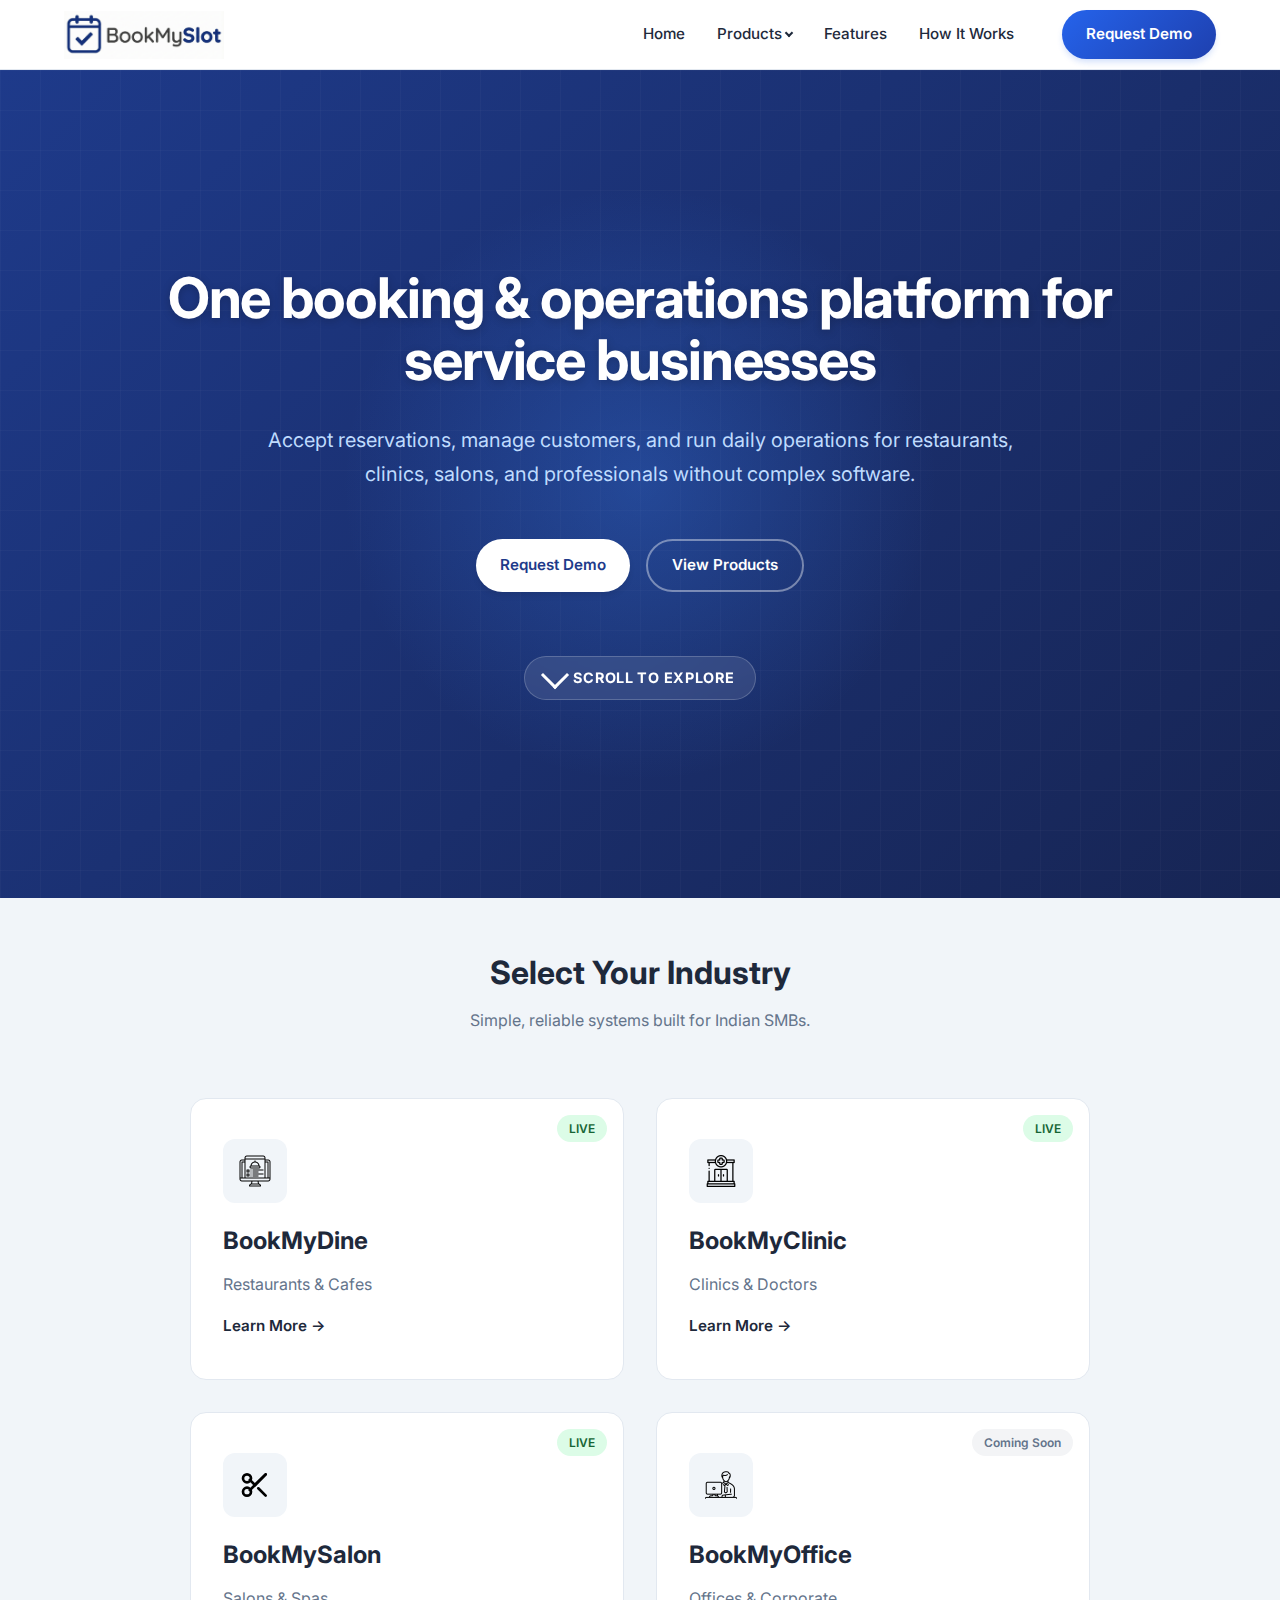
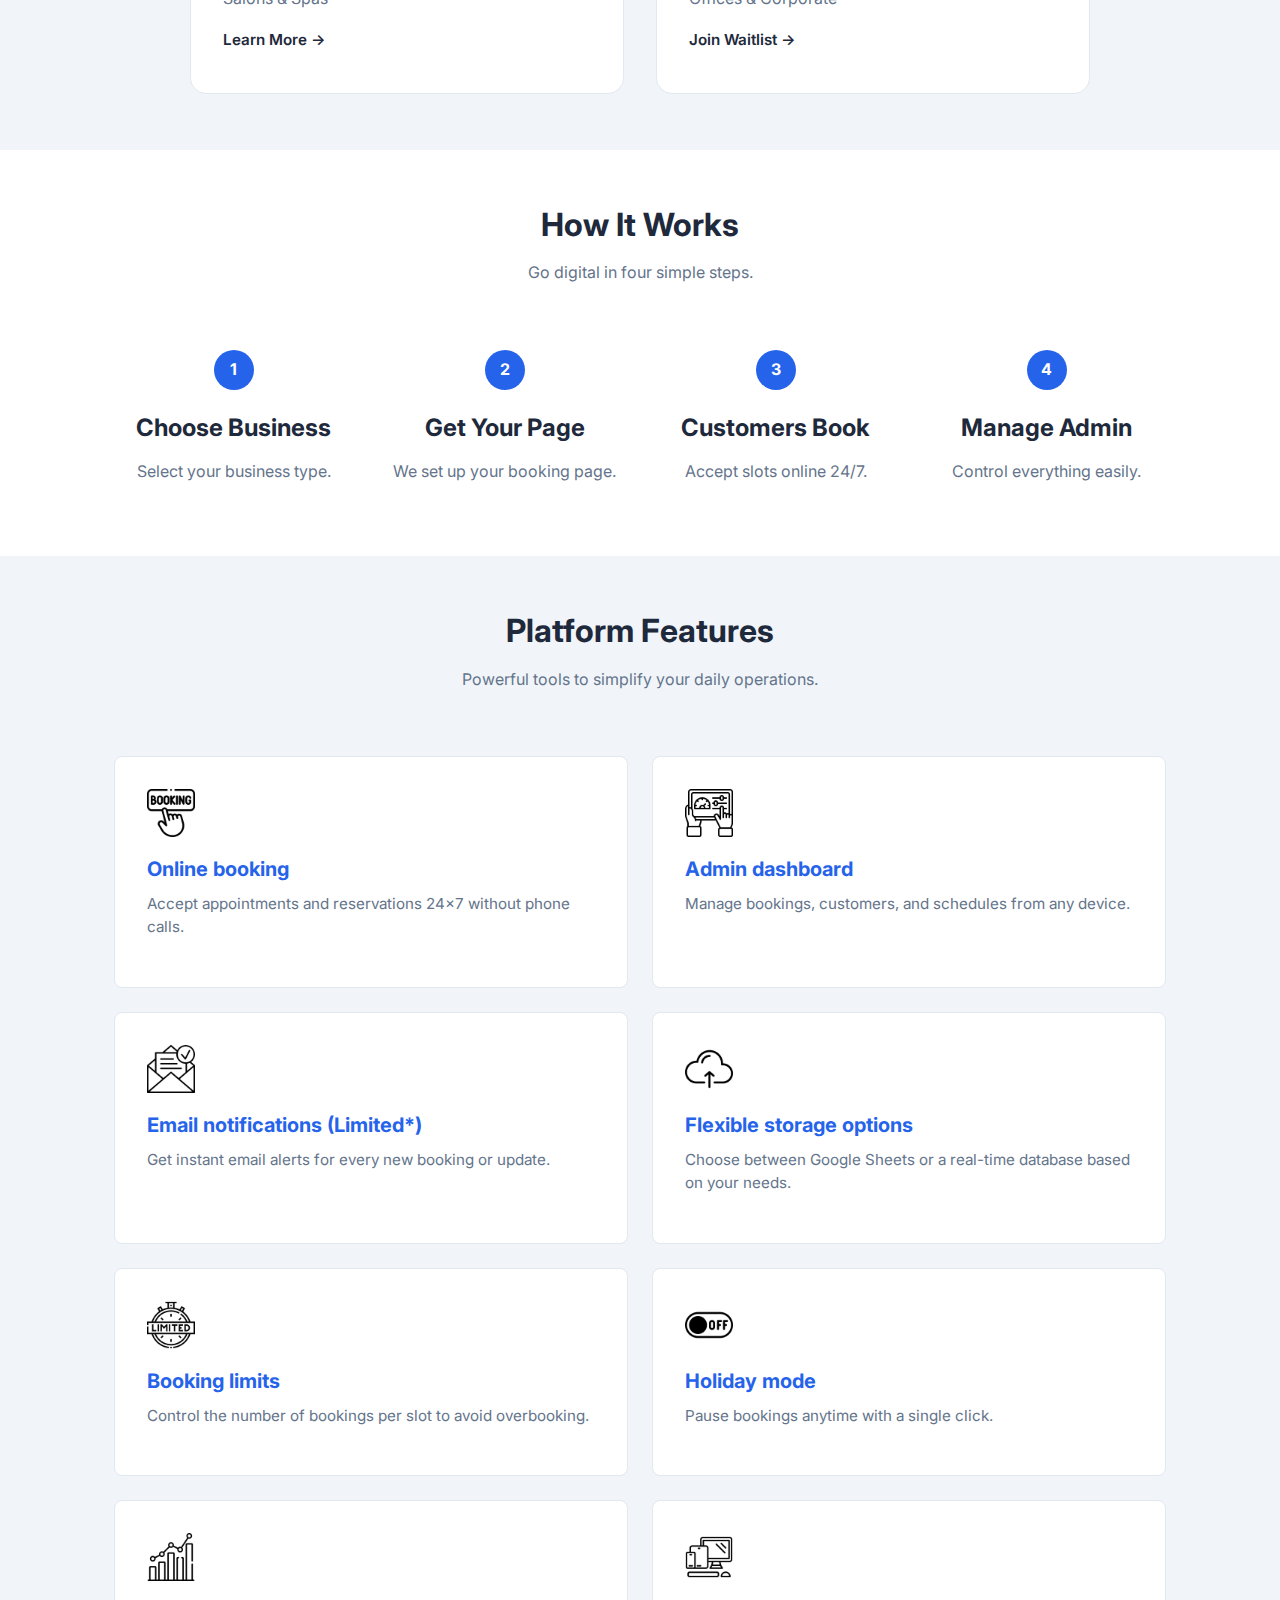
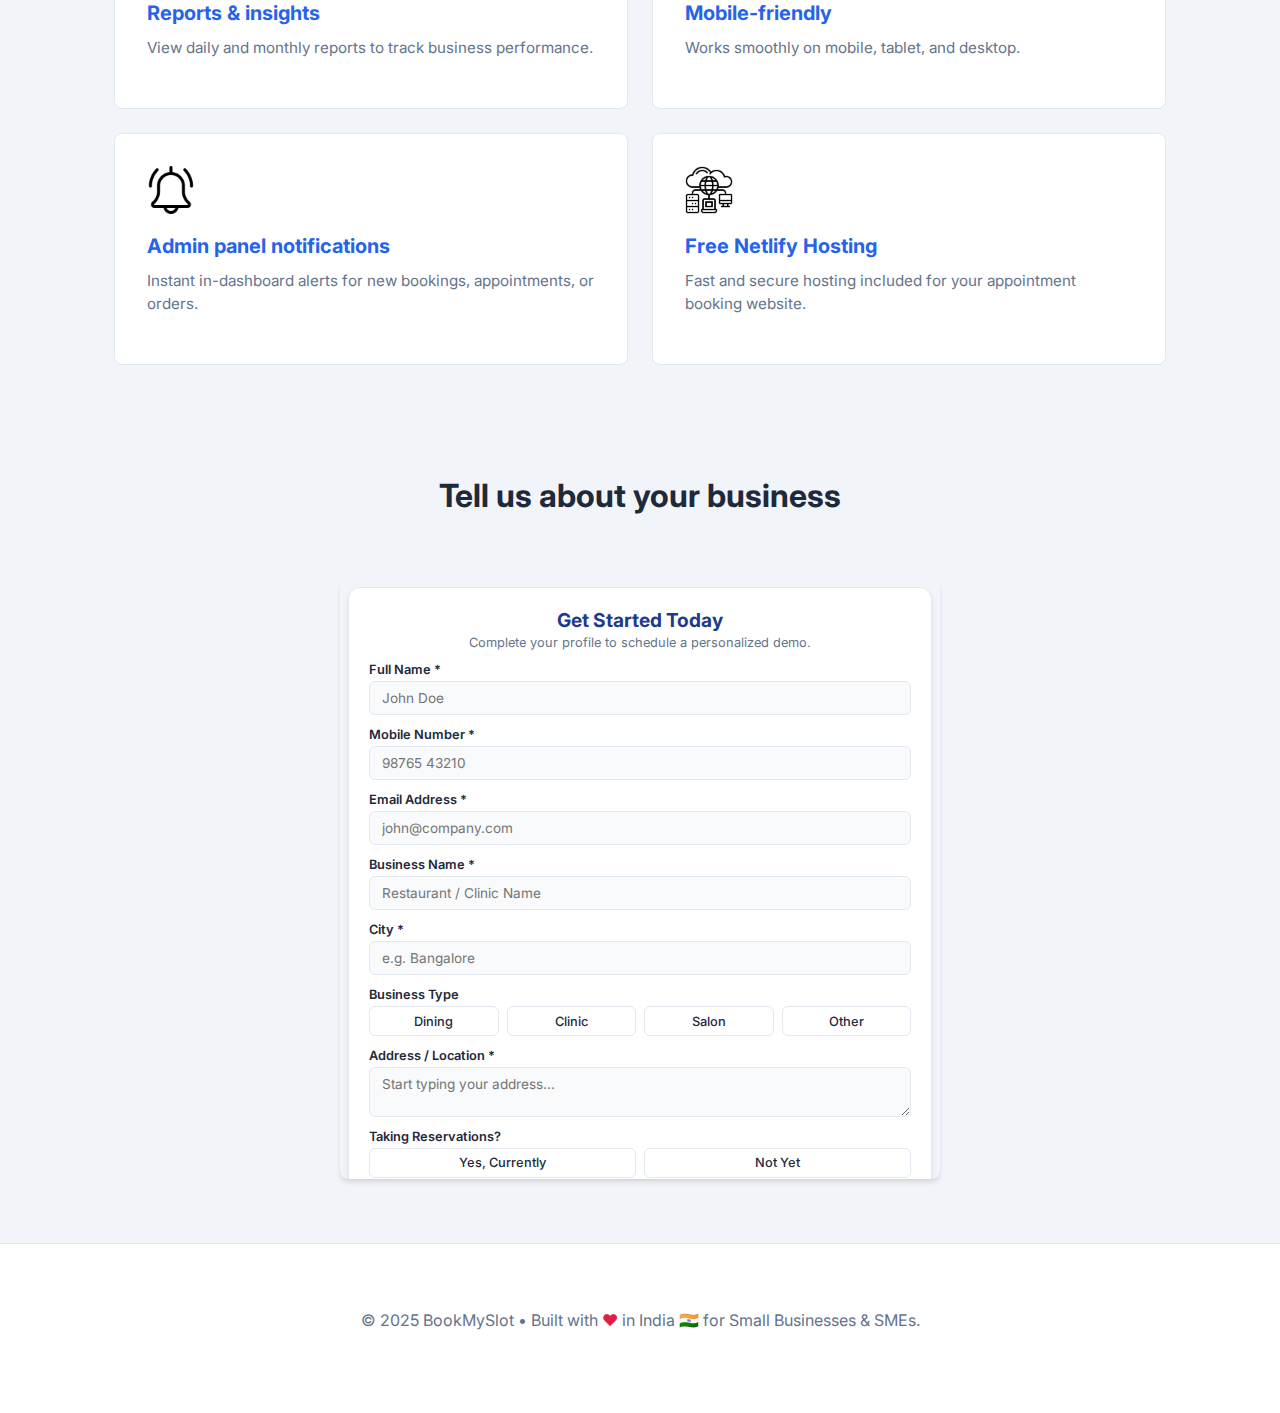
<file: index.html>
<!DOCTYPE html>
<html lang="en">

<head>
    <meta charset="UTF-8">
    <meta name="viewport" content="width=device-width, initial-scale=1.0">
    <title>BookMySlot - Online Booking Software</title>
    <link rel="manifest" href="manifest.json">
    <meta name="theme-color" content="#2563eb">
    <link rel="apple-touch-icon" href="assets/images/logo_website.png">
    <link rel="stylesheet" href="css/main.css">
    <link href="https://fonts.googleapis.com/css2?family=Inter:wght@400;500;600;700;800&display=swap" rel="stylesheet">
</head>

<body>

    <nav class="navbar">
        <div class="container nav-content">
            <a href="index.html" class="logo-link">
                <img src="assets/images/logo_website.png" alt="BookMySlot Logo">
            </a>

            <button class="nav-toggle" aria-label="Toggle menu">
                <span></span>
                <span></span>
                <span></span>
            </button>

            <div class="nav-menu">
                <ul class="nav-links">
                    <li><a href="index.html">Home</a></li>
                    <li class="has-dropdown">
                        <a href="#products">Products <span class="chevron"></span></a>
                        <ul class="dropdown-menu">
                            <li>
                                <a href="bookmydine.html">
                                    <strong>BookMyDine</strong>
                                    <span>Restaurants & Cafes</span>
                                </a>
                            </li>
                            <li>
                                <a href="bookmyclinic.html">
                                    <strong>BookMyClinic</strong>
                                    <span>Clinics & Doctors</span>
                                </a>
                            </li>
                            <li>
                                <a href="bookmysalon.html">
                                    <strong>BookMySalon</strong>
                                    <span>Salons & Spas</span>
                                </a>
                            </li>
                            <li class="divider"></li>
                            <li class="coming-soon">
                                <strong>BookMyOffice</strong>
                                <span>COMING SOON</span>
                            </li>
                        </ul>
                    </li>
                    <li><a href="#features">Features</a></li>
                    <li><a href="#how-it-works">How It Works</a></li>
                </ul>

                <div class="nav-actions">
                    <a href="#contact" class="btn btn-primary">Request Demo</a>
                </div>
            </div>
        </div>
    </nav>

    <header class="hero">
        <div class="container">
            <h1>One booking & operations platform for service businesses</h1>
            <p class="subtext">Accept reservations, manage customers, and run daily operations for restaurants, clinics,
                salons, and professionals without complex software.</p>
            <div class="cta-group">
                <a href="#contact" class="btn btn-primary">Request Demo</a>
                <a href="#products" class="btn btn-outline">View Products</a>
            </div>
            <div class="scroll-indicator">
                <span></span>
                <p style="font-size: 0.8rem; margin: 0; opacity: 0.8;">Scroll to Explore</p>
            </div>
        </div>
    </header>

    <section id="products" class="section-light">
        <div class="container">
            <div class="section-header">
                <h2>Select Your Industry</h2>
                <p>Simple, reliable systems built for Indian SMBs.</p>
            </div>

            <div class="product-grid">
                <a href="bookmydine.html" class="product-card">
                    <span class="card-badge live">LIVE</span>
                    <div class="product-icon"><img src="assets/images/website.png" alt="Dine"></div>
                    <h3>BookMyDine</h3>
                    <p>Restaurants & Cafes</p>
                    <span class="btn-text">Learn More →</span>
                </a>
                <a href="bookmyclinic.html" class="product-card">
                    <span class="card-badge live">LIVE</span>
                    <div class="product-icon"><img src="assets/images/clinic.png" alt="Clinic"></div>
                    <h3>BookMyClinic</h3>
                    <p>Clinics & Doctors</p>
                    <span class="btn-text">Learn More →</span>
                </a>
                <a href="bookmysalon.html" class="product-card">
                    <span class="card-badge live">LIVE</span>
                    <div class="product-icon"><img src="assets/images/salon.svg" alt="Salon"></div>
                    <h3>BookMySalon</h3>
                    <p>Salons & Spas</p>
                    <span class="btn-text">Learn More →</span>
                </a>
                <a href="bookmyoffice.html" class="product-card">
                    <span class="card-badge">Coming Soon</span>
                    <div class="product-icon"><img src="assets/images/office.png" alt="Office"></div>
                    <h3>BookMyOffice</h3>
                    <p>Offices & Corporate</p>
                    <span class="btn-text">Join Waitlist →</span>
                </a>

            </div>
        </div>
    </section>

    <!-- How It Works -->
    <section id="how-it-works">
        <div class="container">
            <div class="section-header">
                <h2>How It Works</h2>
                <p>Go digital in four simple steps.</p>
            </div>
            <div class="steps-grid">
                <div class="step-item">
                    <div class="step-number">1</div>
                    <h3>Choose Business</h3>
                    <p>Select your business type.</p>
                </div>
                <div class="step-item">
                    <div class="step-number">2</div>
                    <h3>Get Your Page</h3>
                    <p>We set up your booking page.</p>
                </div>
                <div class="step-item">
                    <div class="step-number">3</div>
                    <h3>Customers Book</h3>
                    <p>Accept slots online 24/7.</p>
                </div>
                <div class="step-item">
                    <div class="step-number">4</div>
                    <h3>Manage Admin</h3>
                    <p>Control everything easily.</p>
                </div>
            </div>
        </div>
    </section>

    <!-- Platform Features -->
    <section id="features" class="section-light">
        <div class="container">
            <div class="section-header">
                <h2>Platform Features</h2>
                <p>Powerful tools to simplify your daily operations.</p>
            </div>
            <div class="features-grid">
                <div class="card">
                    <div class="feature-icon"><img src="assets/images/booking.png" alt="Online Booking"></div>
                    <h3>Online booking</h3>
                    <p>Accept appointments and reservations 24&times;7 without phone calls.</p>
                </div>
                <div class="card">
                    <div class="feature-icon"><img src="assets/images/admin-panel.png" alt="Admin Dashboard"></div>
                    <h3>Admin dashboard</h3>
                    <p>Manage bookings, customers, and schedules from any device.</p>
                </div>
                <div class="card">
                    <div class="feature-icon"><img src="assets/images/confirmation.png" alt="Email Notifications"></div>
                    <h3>Email notifications (Limited*)</h3>
                    <p>Get instant email alerts for every new booking or update.</p>
                </div>
                <div class="card">
                    <div class="feature-icon"><img src="assets/images/cloud-computing.png" alt="Storage Options"></div>
                    <h3>Flexible storage options</h3>
                    <p>Choose between Google Sheets or a real-time database based on your needs.</p>
                </div>
                <div class="card">
                    <div class="feature-icon"><img src="assets/images/limited.png" alt="Booking Limits"></div>
                    <h3>Booking limits</h3>
                    <p>Control the number of bookings per slot to avoid overbooking.</p>
                </div>
                <div class="card">
                    <div class="feature-icon"><img src="assets/images/switch-off.png" alt="Holiday Mode"></div>
                    <h3>Holiday mode</h3>
                    <p>Pause bookings anytime with a single click.</p>
                </div>
                <div class="card">
                    <div class="feature-icon"><img src="assets/images/analysis.png" alt="Reports"></div>
                    <h3>Reports & insights</h3>
                    <p>View daily and monthly reports to track business performance.</p>
                </div>
                <div class="card">
                    <div class="feature-icon"><img src="assets/images/friendly.png" alt="Mobile Friendly"></div>
                    <h3>Mobile-friendly</h3>
                    <p>Works smoothly on mobile, tablet, and desktop.</p>
                </div>
                <div class="card">
                    <div class="feature-icon"><img src="assets/images/bell.png" alt="Admin Notifications"></div>
                    <h3>Admin panel notifications</h3>
                    <p>Instant in-dashboard alerts for new bookings, appointments, or orders.</p>
                </div>
                <div class="card">
                    <div class="feature-icon"><img src="assets/images/hosting.png" alt="Netlify Hosting"></div>
                    <h3>Free Netlify Hosting</h3>
                    <p>Fast and secure hosting included for your appointment booking website.</p>
                </div>
            </div>
        </div>
    </section>


    <section id="contact" class="section-light">
        <div class="container">
            <div class="section-header">
                <h2>Tell us about your business</h2>
            </div>
            <div style="max-width: 600px; margin: 0 auto;">
                <iframe src="forms/lead-form.html" class="lead-form-iframe" frameborder="0"
                    style="box-shadow: var(--shadow);"></iframe>
            </div>
        </div>
    </section>

    <footer>
        <div class="container">
            <p>&copy; 2025 BookMySlot &bull; Built with <span style="color: #e11d48;">&#10084;</span> in India 🇮🇳 for Small Businesses &amp; SMEs.</p>
        </div>
    </footer>
    <script src="js/main.js"></script>
</body>

</html>
</file>
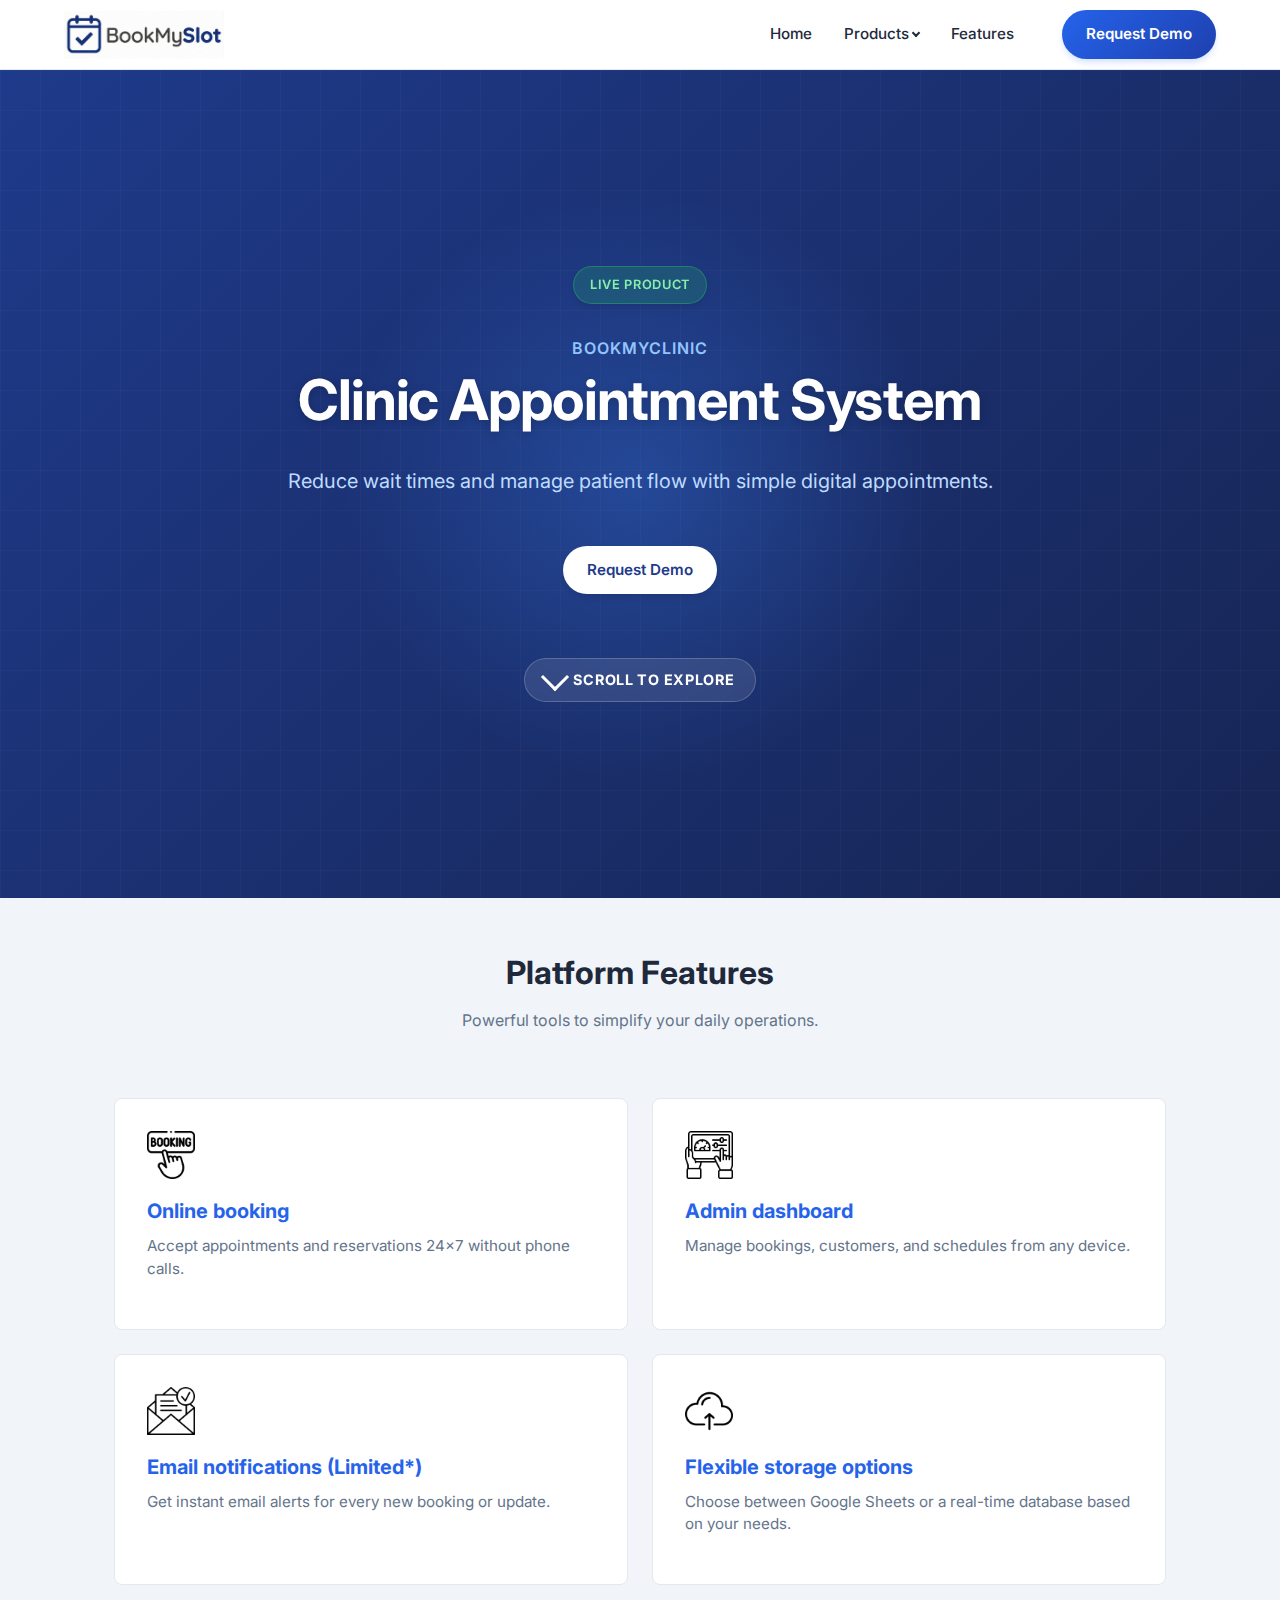
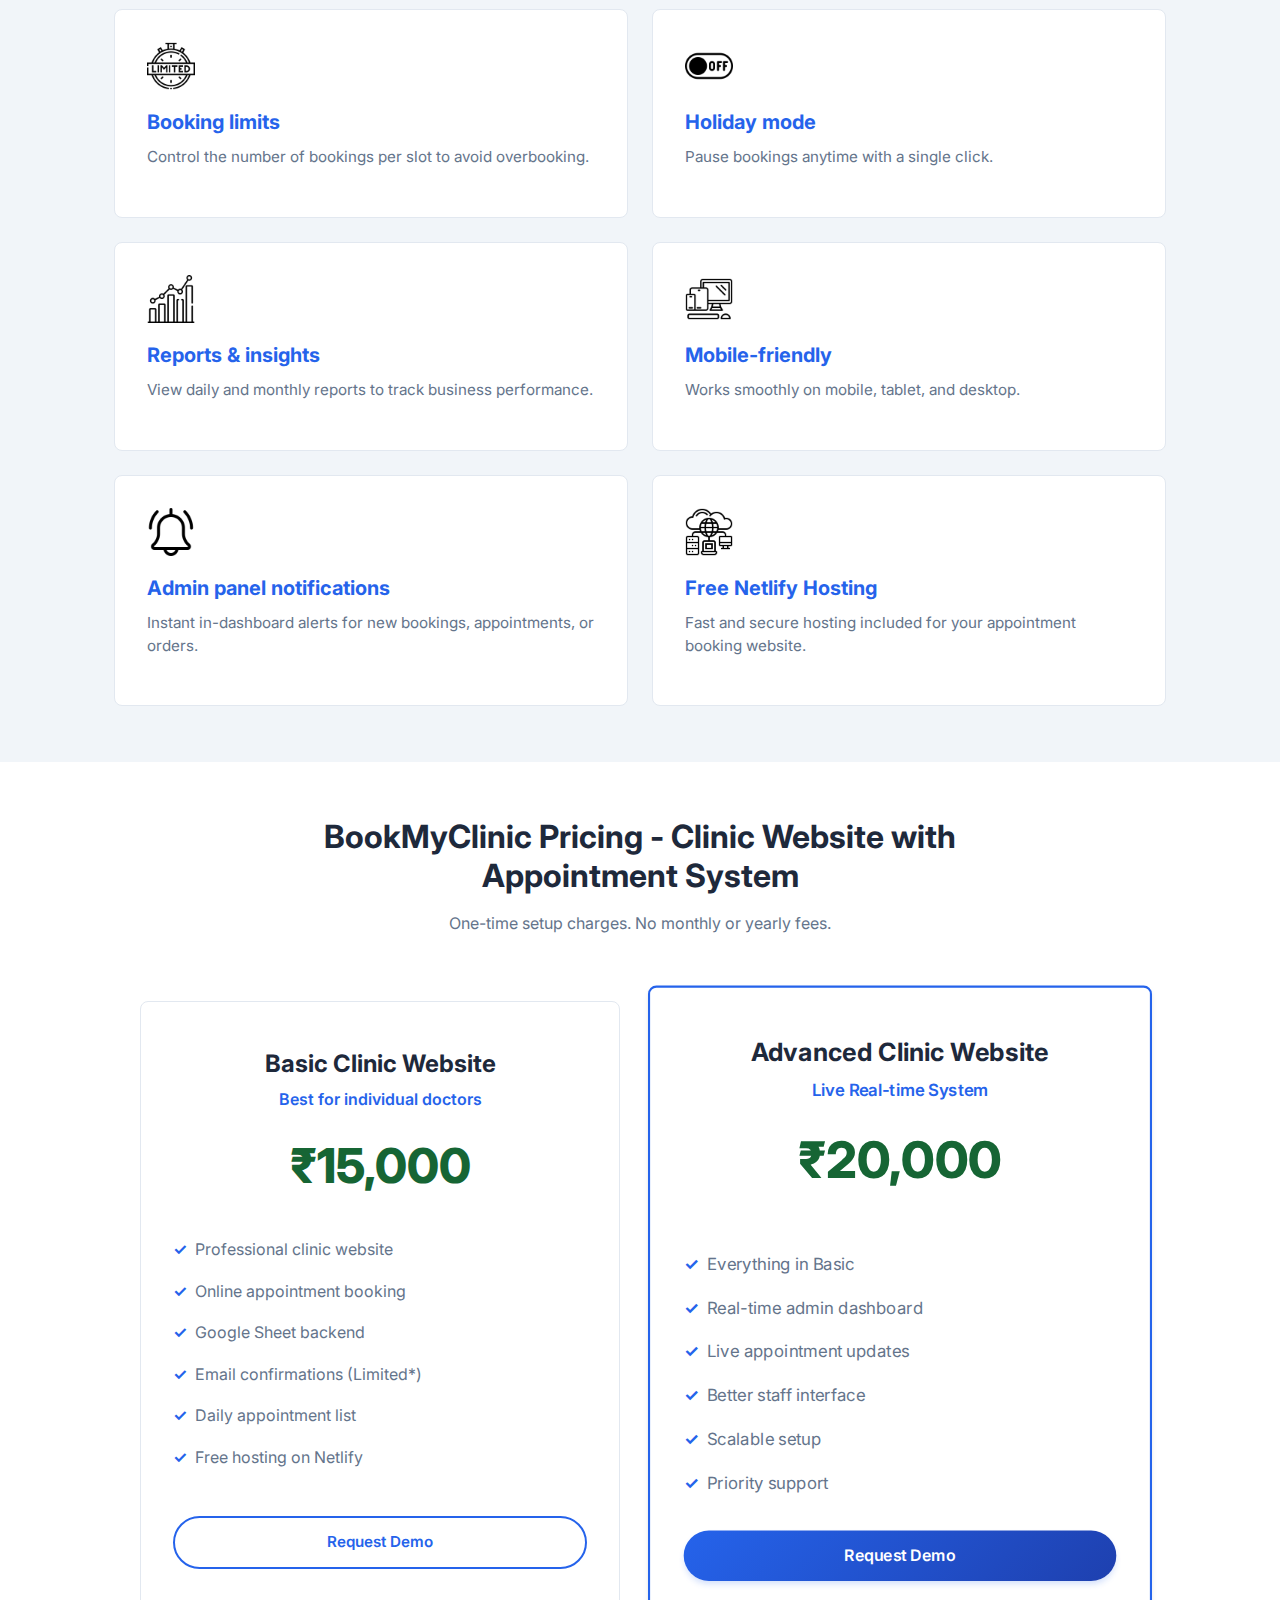
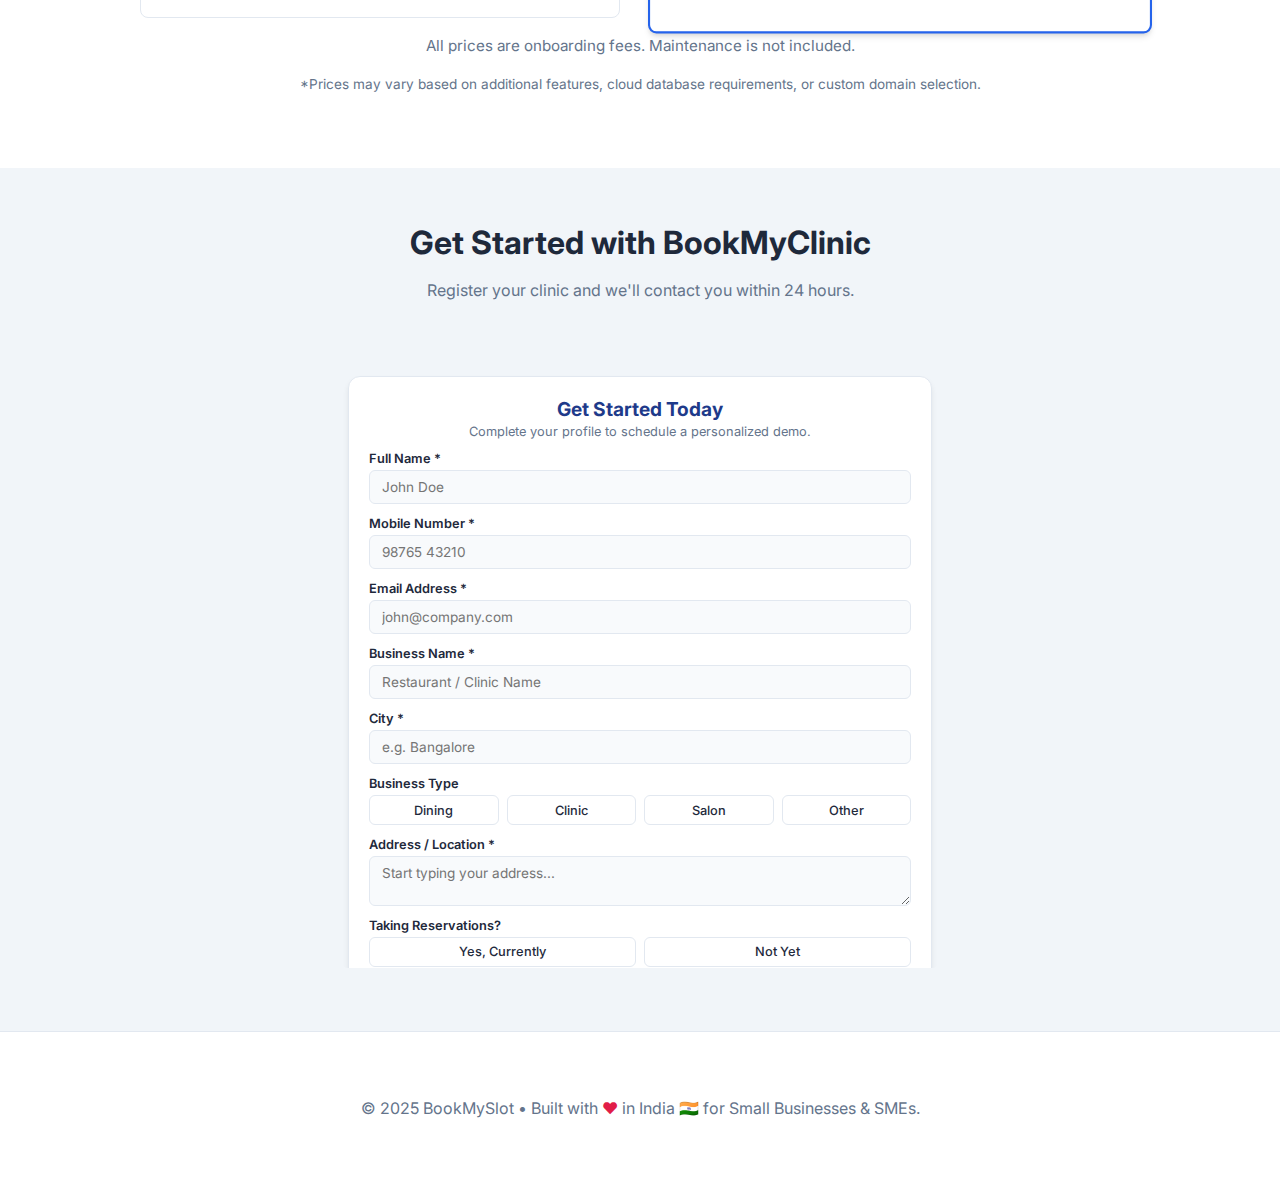
<file: bookmyclinic.html>
<!DOCTYPE html>
<html lang="en">

<head>
    <meta charset="UTF-8">
    <meta name="viewport" content="width=device-width, initial-scale=1.0">
    <title>BookMyClinic - Appointment booking system for clinics & doctors</title>
        <link rel="manifest" href="manifest.json">
    <meta name="theme-color" content="#2563eb">
    <link rel="apple-touch-icon" href="assets/images/logo_website.png">
    <link rel="stylesheet" href="css/main.css">
    <link href="https://fonts.googleapis.com/css2?family=Inter:wght@400;500;600;700;800&display=swap" rel="stylesheet">
</head>

<body>
    <nav class="navbar">
        <div class="container nav-content">
            <a href="index.html" class="logo-link">
                <img src="assets/images/logo_website.png" alt="BookMySlot Logo">
            </a>

            <button class="nav-toggle" aria-label="Toggle menu">
                <span></span>
                <span></span>
                <span></span>
            </button>

            <div class="nav-menu">
                <ul class="nav-links">
                    <li><a href="index.html">Home</a></li>
                    <li class="has-dropdown">
                        <a href="index.html#products">Products <span class="chevron"></span></a>
                        <ul class="dropdown-menu">
                            <li>
                                <a href="bookmydine.html">
                                    <strong>BookMyDine</strong>
                                    <span>Restaurants & Cafes</span>
                                </a>
                            </li>
                            <li>
                                <a href="bookmyclinic.html">
                                    <strong>BookMyClinic</strong>
                                    <span>Clinics & Doctors</span>
                                </a>
                            </li>
                            <li>
                                <a href="bookmysalon.html">
                                    <strong>BookMySalon</strong>
                                    <span>Salons & Spas</span>
                                </a>
                            </li>
                            <li class="divider"></li>
                            <li class="coming-soon">
                                <strong>BookMyOffice</strong>
                                <span>COMING SOON</span>
                            </li>
                        </ul>
                    </li>
                    <li><a href="#features">Features</a></li>
                </ul>

                <div class="nav-actions">
                    <a href="#contact" class="btn btn-primary">Request Demo</a>
                </div>
            </div>
        </div>
    </nav>
    <header class="hero">
        <div class="container">
            <span class="card-badge live">LIVE PRODUCT</span>
            <div style="margin-bottom: 0.5rem; font-weight: 600; color: #93c5fd; letter-spacing: 1px; text-transform: uppercase;">BookMyClinic</div>
            <h1>Clinic Appointment System</h1>
            <p class="subtext">Reduce wait times and manage patient flow with simple digital appointments.</p>
            <div class="cta-group"><a href="#contact" class="btn btn-primary">Request Demo</a></div>
            <div class="scroll-indicator">
                <span></span>
                <p style="font-size: 0.8rem; margin: 0; opacity: 0.8;">Scroll to Explore</p>
            </div>
        </div>
    </header>

    <!-- Platform Features -->
    <section id="features" class="section-light">
        <div class="container">
            <div class="section-header">
                <h2>Platform Features</h2>
                <p>Powerful tools to simplify your daily operations.</p>
            </div>
            <div class="features-grid">
                <div class="card">
                    <div class="feature-icon"><img src="assets/images/booking.png" alt="Online Booking"></div>
                    <h3>Online booking</h3>
                    <p>Accept appointments and reservations 24&times;7 without phone calls.</p>
                </div>
                <div class="card">
                    <div class="feature-icon"><img src="assets/images/admin-panel.png" alt="Admin Dashboard"></div>
                    <h3>Admin dashboard</h3>
                    <p>Manage bookings, customers, and schedules from any device.</p>
                </div>
                <div class="card">
                    <div class="feature-icon"><img src="assets/images/confirmation.png" alt="Email Notifications"></div>
                    <h3>Email notifications (Limited*)</h3>
                    <p>Get instant email alerts for every new booking or update.</p>
                </div>
                <div class="card">
                    <div class="feature-icon"><img src="assets/images/cloud-computing.png" alt="Storage"></div>
                    <h3>Flexible storage options</h3>
                    <p>Choose between Google Sheets or a real-time database based on your needs.</p>
                </div>
                <div class="card">
                    <div class="feature-icon"><img src="assets/images/limited.png" alt="Booking Limits"></div>
                    <h3>Booking limits</h3>
                    <p>Control the number of bookings per slot to avoid overbooking.</p>
                </div>
                <div class="card">
                    <div class="feature-icon"><img src="assets/images/switch-off.png" alt="Holiday Mode"></div>
                    <h3>Holiday mode</h3>
                    <p>Pause bookings anytime with a single click.</p>
                </div>
                <div class="card">
                    <div class="feature-icon"><img src="assets/images/analysis.png" alt="Reports"></div>
                    <h3>Reports & insights</h3>
                    <p>View daily and monthly reports to track business performance.</p>
                </div>
                <div class="card">
                    <div class="feature-icon"><img src="assets/images/friendly.png" alt="Mobile Friendly"></div>
                    <h3>Mobile-friendly</h3>
                    <p>Works smoothly on mobile, tablet, and desktop.</p>
                </div>
                <div class="card">
                    <div class="feature-icon"><img src="assets/images/bell.png" alt="Admin Notifications"></div>
                    <h3>Admin panel notifications</h3>
                    <p>Instant in-dashboard alerts for new bookings, appointments, or orders.</p>
                </div>
                <div class="card">
                    <div class="feature-icon"><img src="assets/images/hosting.png" alt="Hosting"></div>
                    <h3>Free Netlify Hosting</h3>
                    <p>Fast and secure hosting included for your appointment booking website.</p>
                </div>
            </div>
        </div>
    </section>

    <section id="pricing">
        <div class="container">
            <div class="section-header">
                <h2>BookMyClinic Pricing - Clinic Website with Appointment System</h2>
                <p>One-time setup charges. No monthly or yearly fees.</p>
            </div>
            <div class="pricing-grid">
                <div class="pricing-card">
                    <div>
                        <h3>Basic Clinic Website</h3>
                        <p>Best for individual doctors</p>
                        <div class="price-final">₹15,000</div>
                        <ul class="features-list">
                            <li>Professional clinic website</li>
                            <li>Online appointment booking</li>
                            <li>Google Sheet backend</li>
                            <li>Email confirmations (Limited*)</li>
                            <li>Daily appointment list</li>
                            <li>Free hosting on Netlify</li>
                        </ul>
                    </div>
                    <a href="#contact" class="btn btn-outline">Request Demo</a>
                </div>
                <div class="pricing-card featured">
                    <div>
                        <h3>Advanced Clinic Website</h3>
                        <p>Live Real-time System</p>
                        <div style="margin: 1rem 0;">
                            <div class="price-final">₹20,000</div>
                        </div>
                        <ul class="features-list">
                            <li>Everything in Basic</li>
                            <li>Real-time admin dashboard</li>
                            <li>Live appointment updates</li>
                            <li>Better staff interface</li>
                            <li>Scalable setup</li>
                            <li>Priority support</li>
                        </ul>
                    </div>
                    <a href="#contact" class="btn btn-primary">Request Demo</a>
                </div>
            </div>
            <div class="text-center mt-4">
                <p style="font-size: 0.95rem; color: var(--text-muted);">
                    All prices are onboarding fees. Maintenance is not included.
                </p>
                <p style="font-size: 0.85rem; color: var(--text-muted); margin-top: 0.5rem;">
                    *Prices may vary based on additional features, cloud database requirements, or custom domain
                    selection.
                </p>
            </div>
        </div>
    </section>

    <section id="contact" class="section-light">
        <div class="container">
            <div class="section-header">
                <h2>Get Started with BookMyClinic</h2>
                <p>Register your clinic and we'll contact you within 24 hours.</p>
            </div>
            <div style="max-width: 600px; margin: 0 auto;">
                <iframe src="forms/lead-form.html" class="lead-form-iframe" frameborder="0"></iframe>
            </div>
        </div>
    </section>
    <footer>
        <div class="container">
            <p>&copy; 2025 BookMySlot &bull; Built with <span style="color: #e11d48;">&#10084;</span> in India 🇮🇳 for Small Businesses &amp; SMEs.</p>
        </div>
    </footer>
    <script src="js/main.js"></script>
</body>

</html>
</file>
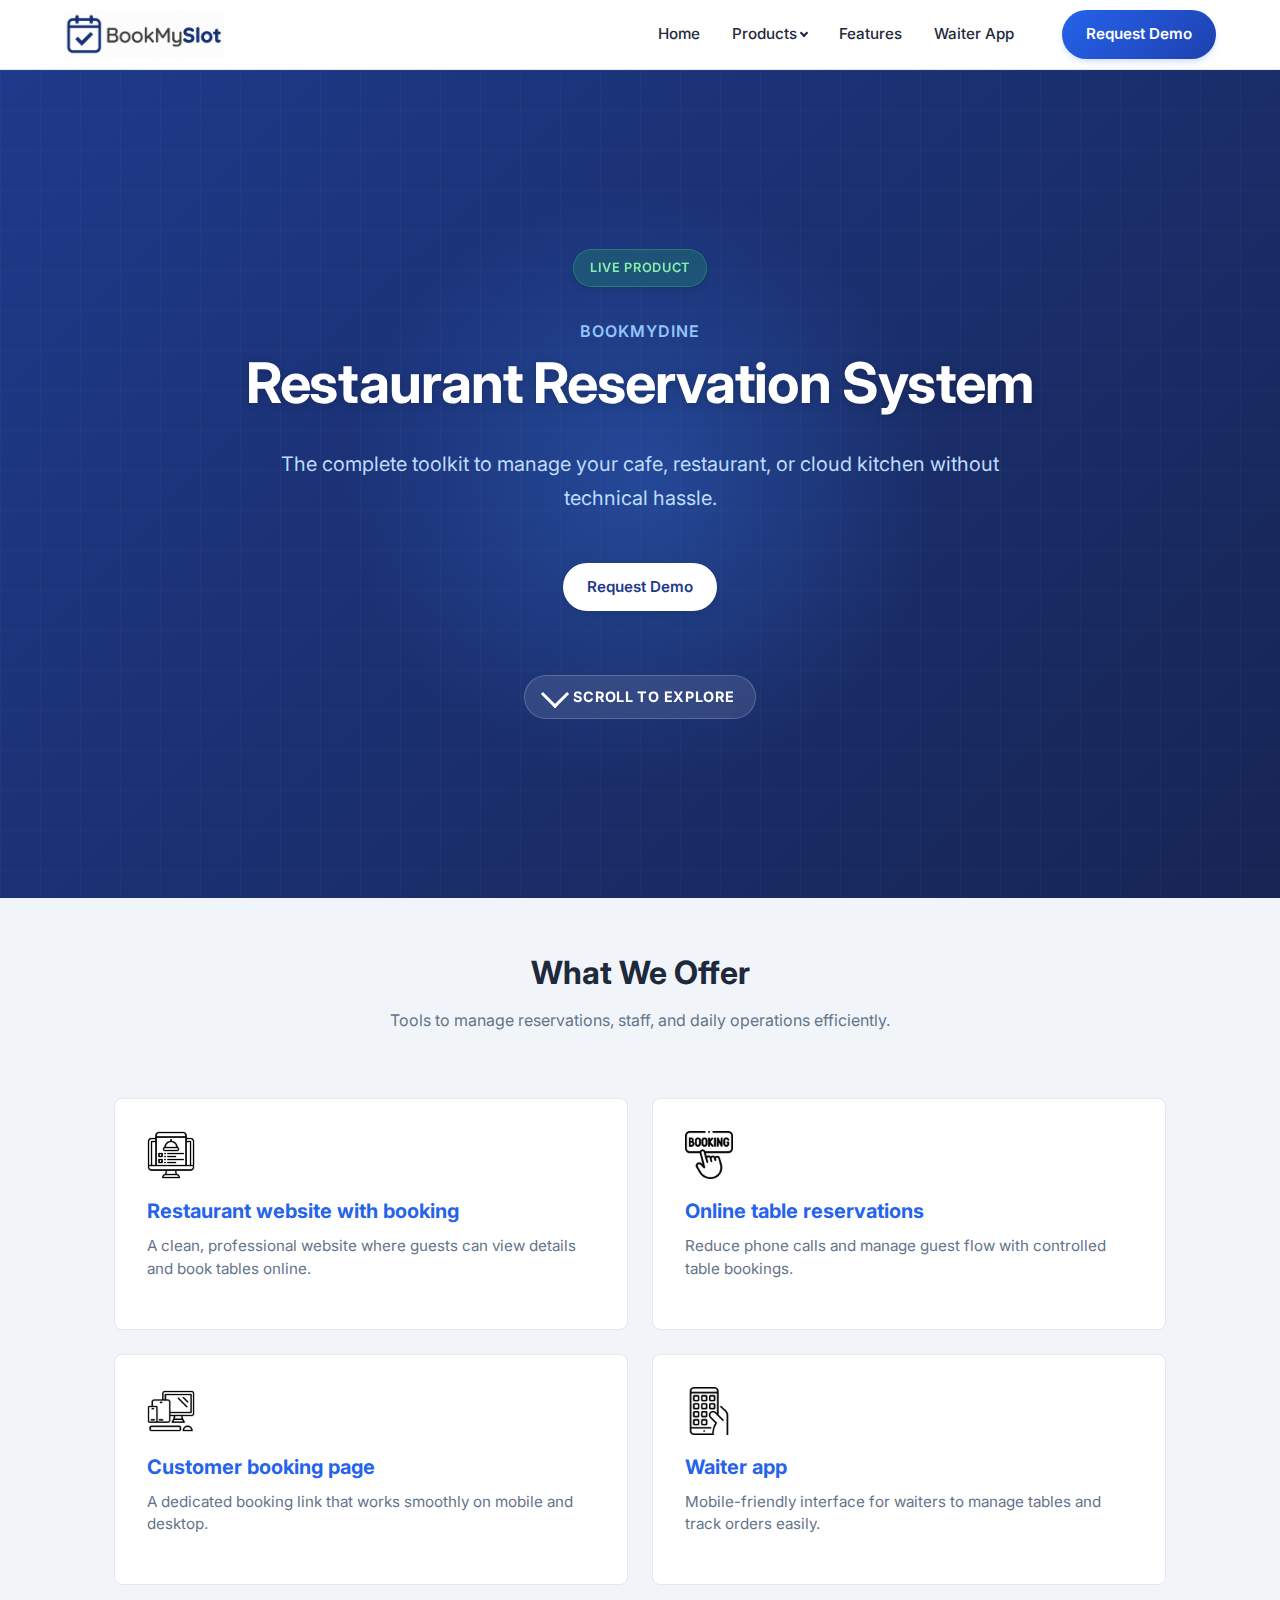
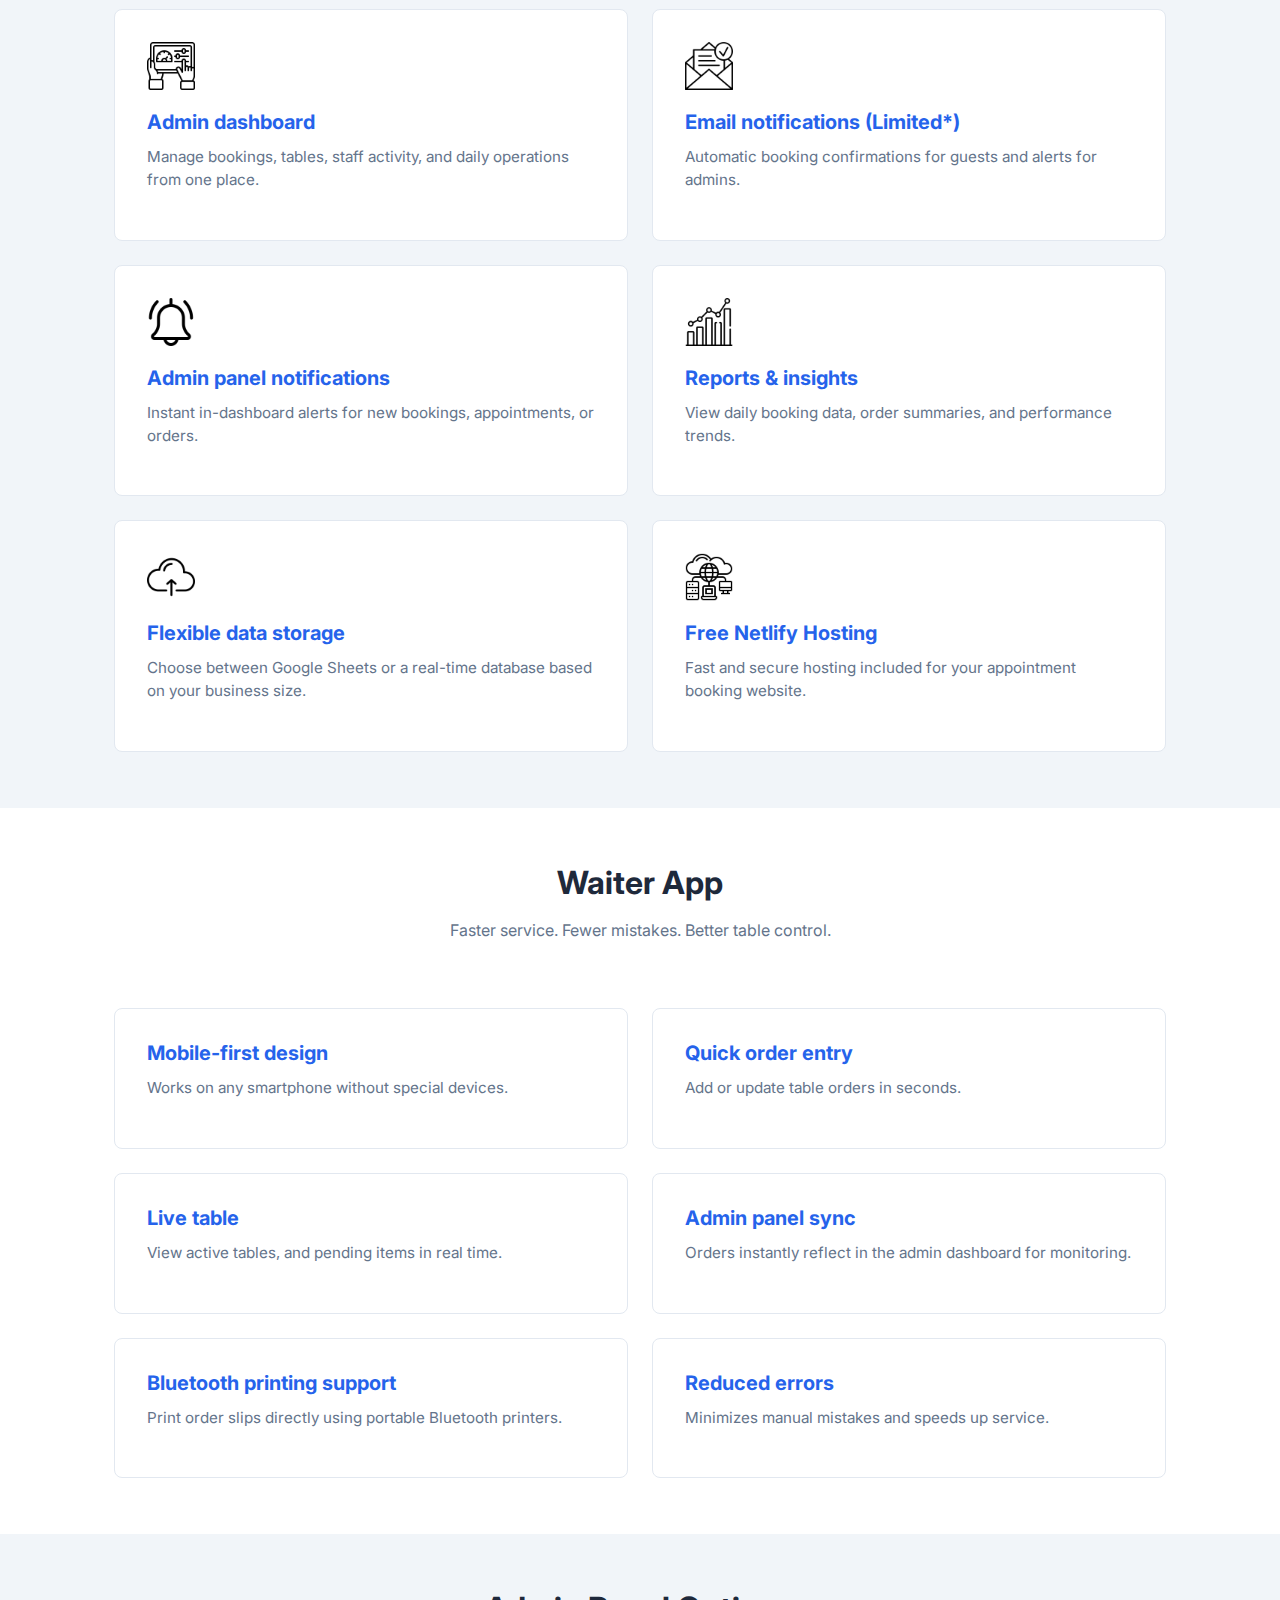
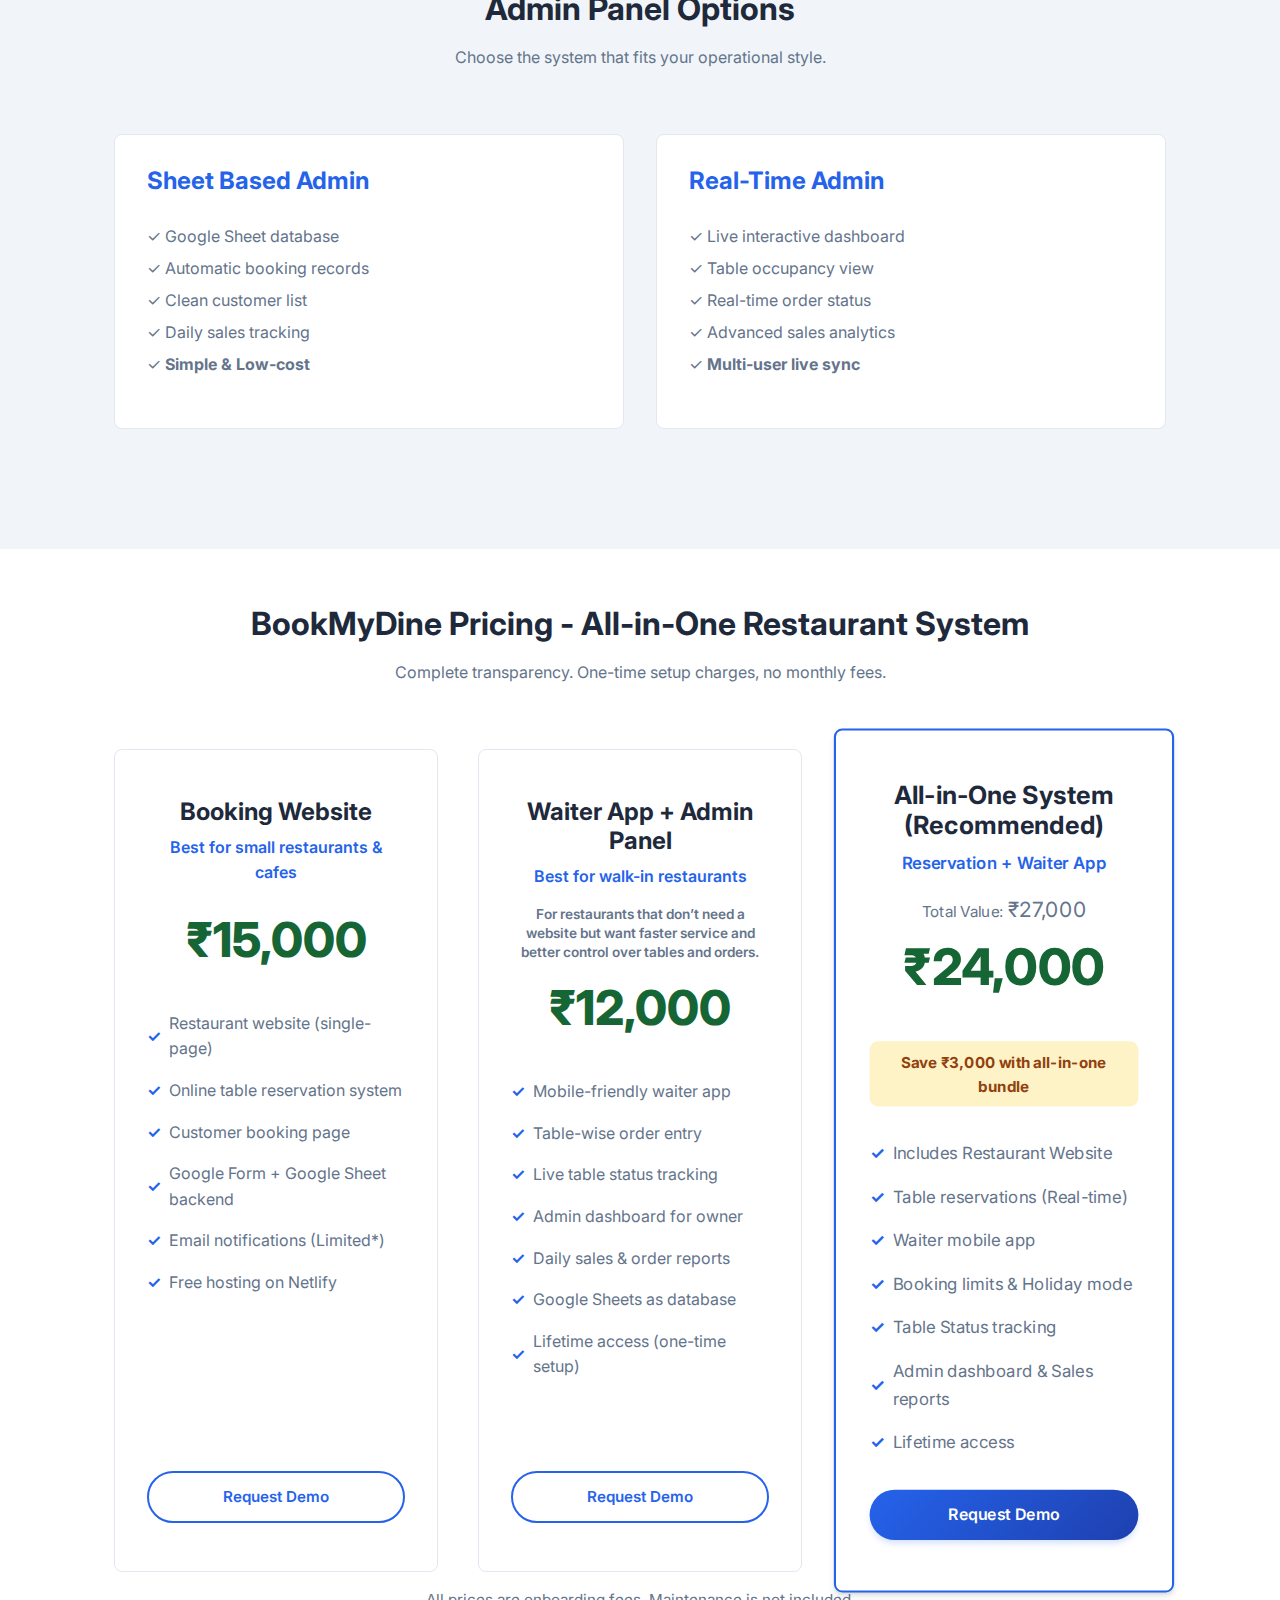
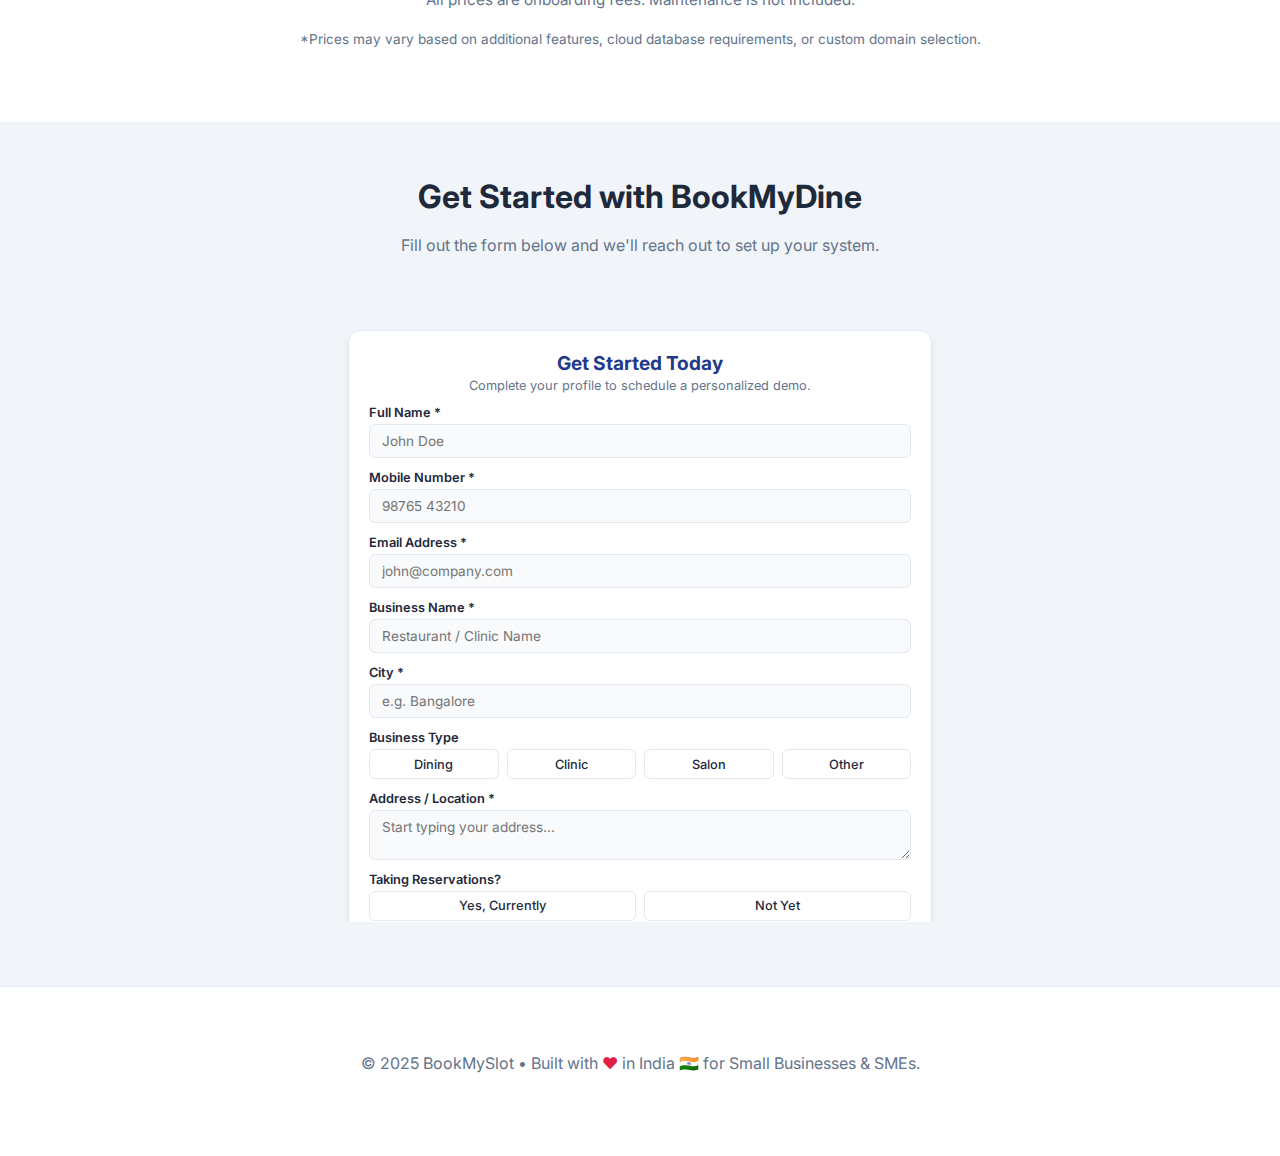
<file: bookmydine.html>
<!DOCTYPE html>
<html lang="en">

<head>
    <meta charset="UTF-8">
    <meta name="viewport" content="width=device-width, initial-scale=1.0">
    <title>BookMyDine - Reservation & operations system for restaurants</title>
        <link rel="manifest" href="manifest.json">
    <meta name="theme-color" content="#2563eb">
    <link rel="apple-touch-icon" href="assets/images/logo_website.png">
    <link rel="stylesheet" href="css/main.css">
    <link href="https://fonts.googleapis.com/css2?family=Inter:wght@400;500;600;700;800&display=swap" rel="stylesheet">
</head>

<body>

    <nav class="navbar">
        <div class="container nav-content">
            <a href="index.html" class="logo-link">
                <img src="assets/images/logo_website.png" alt="BookMySlot Logo">
            </a>

            <button class="nav-toggle" aria-label="Toggle menu">
                <span></span>
                <span></span>
                <span></span>
            </button>

            <div class="nav-menu">
                <ul class="nav-links">
                    <li><a href="index.html">Home</a></li>
                    <li class="has-dropdown">
                        <a href="index.html#products">Products <span class="chevron"></span></a>
                        <ul class="dropdown-menu">
                            <li>
                                <a href="bookmydine.html">
                                    <strong>BookMyDine</strong>
                                    <span>Restaurants & Cafes</span>
                                </a>
                            </li>
                            <li>
                                <a href="bookmyclinic.html">
                                    <strong>BookMyClinic</strong>
                                    <span>Clinics & Doctors</span>
                                </a>
                            </li>
                            <li>
                                <a href="bookmysalon.html">
                                    <strong>BookMySalon</strong>
                                    <span>Salons & Spas</span>
                                </a>
                            </li>
                            <li class="divider"></li>
                            <li class="coming-soon">
                                <strong>BookMyOffice</strong>
                                <span>COMING SOON</span>
                            </li>
                        </ul>
                    </li>
                    <li><a href="#features">Features</a></li>
                    <li><a href="#waiter-app">Waiter App</a></li>
                </ul>

                <div class="nav-actions">
                    <a href="#contact" class="btn btn-primary">Request Demo</a>
                </div>
            </div>
        </div>
    </nav>

    <header class="hero">
        <div class="container">
            <span class="card-badge live">LIVE PRODUCT</span>
            <div style="margin-bottom: 0.5rem; font-weight: 600; color: #93c5fd; letter-spacing: 1px; text-transform: uppercase;">BookMyDine</div>
            <h1>Restaurant Reservation System</h1>
            <p class="subtext">The complete toolkit to manage your cafe, restaurant, or cloud kitchen without technical
                hassle.</p>
            <div class="cta-group">
                <a href="#contact" class="btn btn-primary">Request Demo</a>
            </div>
            <div class="scroll-indicator">
                <span></span>
                <p style="font-size: 0.8rem; margin: 0; opacity: 0.8;">Scroll to Explore</p>
            </div>
        </div>
    </header>

    <!-- What We Offer -->
    <section id="features" class="section-light">
        <div class="container">
            <div class="section-header">
                <h2>What We Offer</h2>
                <p>Tools to manage reservations, staff, and daily operations efficiently.</p>
            </div>
            <div class="features-grid">
                <div class="card">
                    <div class="feature-icon"><img src="assets/images/website.png" alt="Website"></div>
                    <h3>Restaurant website with booking</h3>
                    <p>A clean, professional website where guests can view details and book tables online.</p>
                </div>
                <div class="card">
                    <div class="feature-icon"><img src="assets/images/booking.png" alt="Table Reservations"></div>
                    <h3>Online table reservations</h3>
                    <p>Reduce phone calls and manage guest flow with controlled table bookings.</p>
                </div>
                <div class="card">
                    <div class="feature-icon"><img src="assets/images/friendly.png" alt="Booking Page"></div>
                    <h3>Customer booking page</h3>
                    <p>A dedicated booking link that works smoothly on mobile and desktop.</p>
                </div>
                <div class="card">
                    <div class="feature-icon"><img src="assets/images/mobile-app.png" alt="Waiter App"></div>
                    <h3>Waiter app</h3>
                    <p>Mobile-friendly interface for waiters to manage tables and track orders easily.</p>
                </div>
                <div class="card">
                    <div class="feature-icon"><img src="assets/images/admin-panel.png" alt="Admin Dashboard"></div>
                    <h3>Admin dashboard</h3>
                    <p>Manage bookings, tables, staff activity, and daily operations from one place.</p>
                </div>
                <div class="card">
                    <div class="feature-icon"><img src="assets/images/confirmation.png" alt="Email Notifications"></div>
                    <h3>Email notifications (Limited*)</h3>
                    <p>Automatic booking confirmations for guests and alerts for admins.</p>
                </div>
                <div class="card">
                    <div class="feature-icon"><img src="assets/images/bell.png" alt="Admin Notifications"></div>
                    <h3>Admin panel notifications</h3>
                    <p>Instant in-dashboard alerts for new bookings, appointments, or orders.</p>
                </div>
                <div class="card">
                    <div class="feature-icon"><img src="assets/images/analysis.png" alt="Reports"></div>
                    <h3>Reports & insights</h3>
                    <p>View daily booking data, order summaries, and performance trends.</p>
                </div>
                <div class="card">
                    <div class="feature-icon"><img src="assets/images/cloud-computing.png" alt="Storage"></div>
                    <h3>Flexible data storage</h3>
                    <p>Choose between Google Sheets or a real-time database based on your business size.</p>
                </div>
                <div class="card">
                    <div class="feature-icon"><img src="assets/images/hosting.png" alt="Hosting"></div>
                    <h3>Free Netlify Hosting</h3>
                    <p>Fast and secure hosting included for your appointment booking website.</p>
                </div>
            </div>
        </div>
    </section>

    <!-- Waiter App -->
    <section id="waiter-app">
        <div class="container">
            <div class="section-header">
                <h2>Waiter App</h2>
                <p>Faster service. Fewer mistakes. Better table control.</p>
            </div>
            <div class="features-grid">
                <div class="card">
                    <h3>Mobile-first design</h3>
                    <p>Works on any smartphone without special devices.</p>
                </div>
                <div class="card">
                    <h3>Quick order entry</h3>
                    <p>Add or update table orders in seconds.</p>
                </div>
                <div class="card">
                    <h3>Live table </h3>
                    <p>View active tables, and pending items in real time.</p>
                </div>
                <div class="card">
                    <h3>Admin panel sync</h3>
                    <p>Orders instantly reflect in the admin dashboard for monitoring.</p>
                </div>
                <div class="card">
                    <h3>Bluetooth printing support</h3>
                    <p>Print order slips directly using portable Bluetooth printers.</p>
                </div>
                <div class="card">
                    <h3>Reduced errors</h3>
                    <p>Minimizes manual mistakes and speeds up service.</p>
                </div>
            </div>
        </div>
    </section>

    <!-- Admin Panel -->
    <section id="admin" class="section-light">
        <div class="container">
            <div class="section-header">
                <h2>Admin Panel Options</h2>
                <p>Choose the system that fits your operational style.</p>
            </div>
            <div class="system-options">
                <div class="system-card" style="background:white;">
                    <h3>Sheet Based Admin</h3>
                    <ul style="list-style:none; padding:1rem 0; color:var(--text-muted); line-height:2;">
                        <li>✓ Google Sheet database</li>
                        <li>✓ Automatic booking records</li>
                        <li>✓ Clean customer list</li>
                        <li>✓ Daily sales tracking</li>
                        <li>✓ <strong>Simple & Low-cost</strong></li>
                    </ul>
                </div>
                <div class="system-card" style="background:white;">
                    <h3>Real-Time Admin</h3>
                    <ul style="list-style:none; padding:1rem 0; color:var(--text-muted); line-height:2;">
                        <li>✓ Live interactive dashboard</li>
                        <li>✓ Table occupancy view</li>
                        <li>✓ Real-time order status</li>
                        <li>✓ Advanced sales analytics</li>
                        <li>✓ <strong>Multi-user live sync</strong></li>
                    </ul>
                </div>
            </div>
        </div>
    </section>

    <!-- Pricing -->
    <section id="pricing">
        <div class="container">
            <div class="section-header">
                <h2>BookMyDine Pricing - All-in-One Restaurant System</h2>
                <p>Complete transparency. One-time setup charges, no monthly fees.</p>
            </div>
            <div class="pricing-grid" style="max-width: 1200px;">
                <!-- Option 1 -->
                <div class="pricing-card">
                    <div>
                        <h3>Booking Website</h3>
                        <p>Best for small restaurants & cafes</p>
                        <div class="price-final">₹15,000</div>
                        <ul class="features-list">
                            <li>Restaurant website (single-page)</li>
                            <li>Online table reservation system</li>
                            <li>Customer booking page</li>
                            <li>Google Form + Google Sheet backend</li>
                            <li>Email notifications (Limited*)</li>
                            <li>Free hosting on Netlify</li>
                        </ul>
                    </div>
                    <a href="#contact" class="btn btn-outline">Request Demo</a>
                </div>

                <!-- Option 2: New Card -->
                <div class="pricing-card">
                    <div>
                        <h3>Waiter App + Admin Panel</h3>
                        <p>Best for walk-in restaurants</p>
                        <p style="font-size: 0.85rem; color: var(--text-muted); margin: 0.5rem 0; line-height: 1.4;">
                            For restaurants that don’t need a website but want faster service and better control over
                            tables and orders.
                        </p>
                        <div class="price-final">₹12,000</div>
                        <ul class="features-list">
                            <li>Mobile-friendly waiter app</li>
                            <li>Table-wise order entry</li>
                            <li>Live table status tracking</li>
                            <li>Admin dashboard for owner</li>
                            <li>Daily sales & order reports</li>
                            <li>Google Sheets as database</li>
                            <li>Lifetime access (one-time setup)</li>
                        </ul>
                    </div>
                    <a href="#contact" class="btn btn-outline">Request Demo</a>
                </div>

                <!-- Option 3 -->
                <div class="pricing-card featured">
                    <div>
                        <h3>All-in-One System (Recommended)</h3>
                        <p>Reservation + Waiter App </p>
                        <div style="margin: 1rem 0;">
                            <span style="font-size: 0.9rem; color: var(--text-muted);">Total Value: <span
                                    class="bundle-price" style="text-decoration:none;">₹27,000</span></span>
                            <div class="price-final">₹24,000</div>
                        </div>
                        <div class="discount-badge">Save ₹3,000 with all-in-one bundle</div>
                        <ul class="features-list">
                            <li>Includes Restaurant Website</li>
                            <li>Table reservations (Real-time)</li>
                            <li>Waiter mobile app</li>
                            <li>Booking limits & Holiday mode</li>
                            <li>Table Status tracking</li>
                            <li>Admin dashboard & Sales reports</li>
                            <li>Lifetime access</li>
                        </ul>
                    </div>
                    <a href="#contact" class="btn btn-primary">Request Demo</a>
                </div>
            </div>
            <div class="text-center mt-4">
                <p style="font-size: 0.95rem; color: var(--text-muted);">
                    All prices are onboarding fees. Maintenance is not included.
                </p>
                <p style="font-size: 0.85rem; color: var(--text-muted); margin-top: 0.5rem;">
                    *Prices may vary based on additional features, cloud database requirements, or custom domain
                    selection.
                </p>
            </div>
        </div>
    </section>

    <section id="contact" class="section-light">
        <div class="container">
            <div class="section-header">
                <h2>Get Started with BookMyDine</h2>
                <p>Fill out the form below and we'll reach out to set up your system.</p>
            </div>
            <div style="max-width: 600px; margin: 0 auto;">
                <iframe src="forms/lead-form.html" class="lead-form-iframe" frameborder="0"></iframe>
            </div>
        </div>
    </section>

    <footer>
        <div class="container text-center">
            <p>&copy; 2025 BookMySlot &bull; Built with <span style="color: #e11d48;">&#10084;</span> in India 🇮🇳 for Small Businesses &amp; SMEs.</p>
        </div>
    </footer>
    <script src="js/main.js"></script>
</body>

</html>
</file>
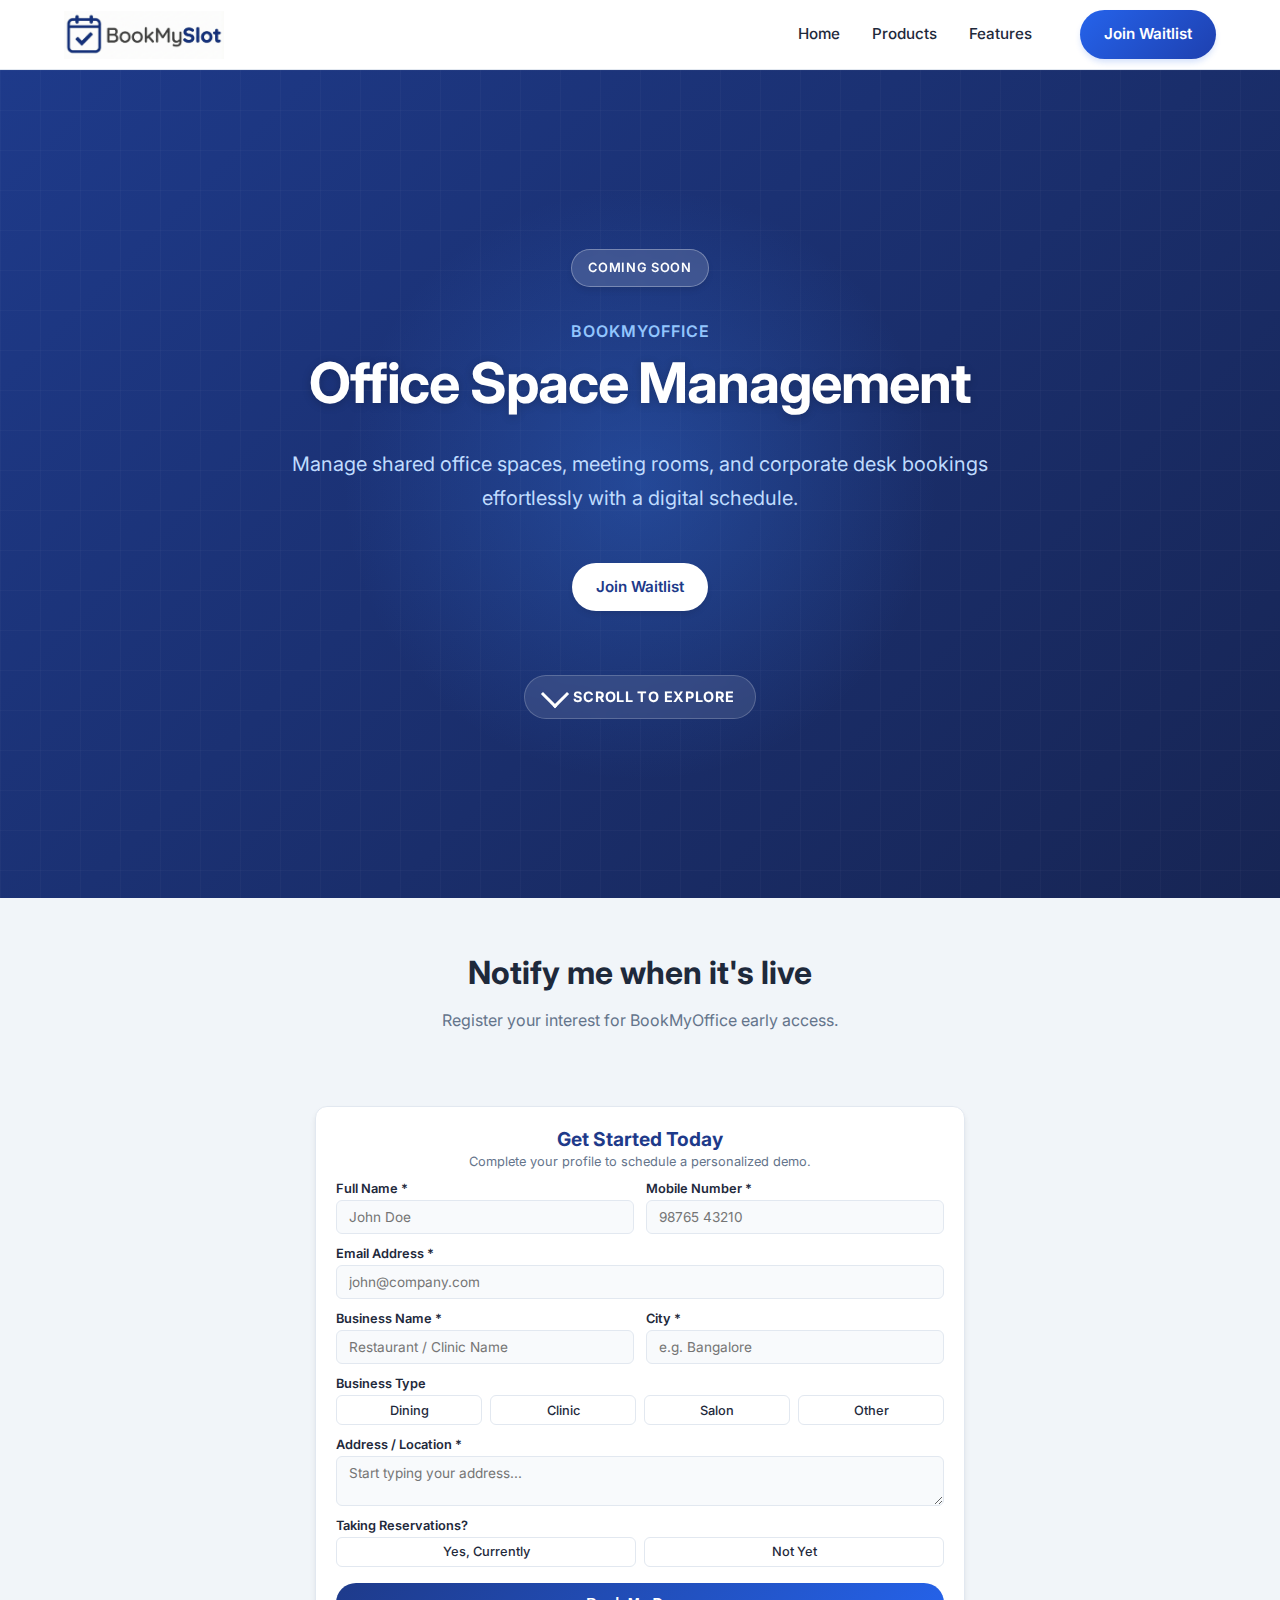
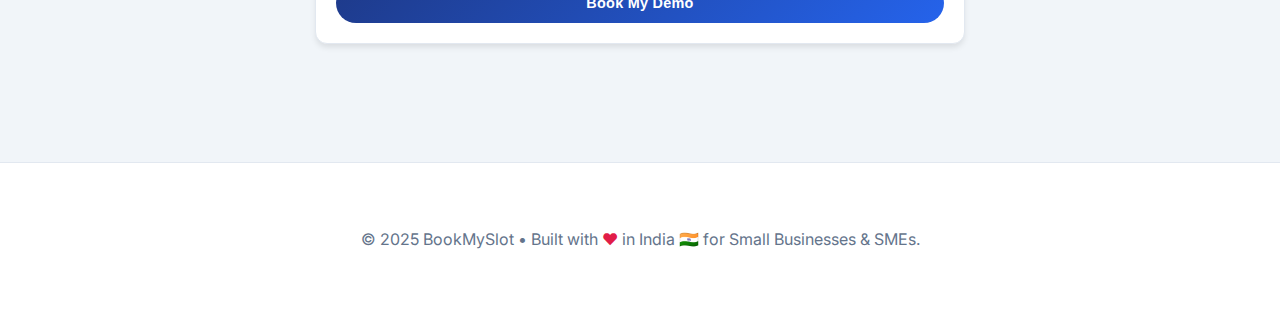
<file: bookmyoffice.html>
<!DOCTYPE html>
<html lang="en">

<head>
    <meta charset="UTF-8">
    <meta name="viewport" content="width=device-width, initial-scale=1.0">
    <title>BookMyOffice - Shared space & meeting room management (Coming Soon)</title>
        <link rel="manifest" href="manifest.json">
    <meta name="theme-color" content="#2563eb">
    <link rel="apple-touch-icon" href="assets/images/logo_website.png">
    <link rel="stylesheet" href="css/main.css">
    <link href="https://fonts.googleapis.com/css2?family=Inter:wght@400;500;600;700;800&display=swap" rel="stylesheet">
</head>

<body>
    <nav class="navbar">
        <div class="container nav-content">
            <a href="index.html" class="logo-link">
                <img src="assets/images/logo_website.png" alt="BookMySlot Logo">
            </a>

            <button class="nav-toggle" aria-label="Toggle menu">
                <span></span>
                <span></span>
                <span></span>
            </button>

            <div class="nav-menu">
                <ul class="nav-links">
                    <li><a href="index.html">Home</a></li>
                    <li><a href="index.html#products">Products</a></li>
                    <li><a href="#features">Features</a></li>
                </ul>

                <div class="nav-actions">
                    <a href="#contact" class="btn btn-primary">Join Waitlist</a>
                </div>
            </div>
        </div>
    </nav>

    <header class="hero">
        <div class="container">

            <span class="card-badge">Coming Soon</span>
            <div style="margin-bottom: 0.5rem; font-weight: 600; color: #93c5fd; letter-spacing: 1px; text-transform: uppercase;">BookMyOffice</div>
            <h1>Office Space Management</h1>
            <p class="subtext">Manage shared office spaces, meeting rooms, and corporate desk bookings effortlessly with
                a digital schedule.</p>
            <div class="cta-group">
                <a href="#contact" class="btn btn-primary">Join Waitlist</a>
            </div>
            <div class="scroll-indicator">
                <span></span>
                <p style="font-size: 0.8rem; margin: 0; opacity: 1;">SCROLL TO EXPLORE</p>
            </div>
        </div>
    </header>

    <section id="contact" class="section-light">
        <div class="container">
            <div class="section-header">
                <h2>Notify me when it's live</h2>
                <p>Register your interest for BookMyOffice early access.</p>
            </div>
            <div class="form-wrapper">
                <iframe src="forms/lead-form.html" class="lead-form-iframe" frameborder="0"></iframe>
            </div>
        </div>
    </section>

    <footer>
        <div class="container">
            <p>&copy; 2025 BookMySlot &bull; Built with <span style="color: #e11d48;">&#10084;</span> in India 🇮🇳 for Small Businesses &amp; SMEs.</p>
        </div>
    </footer>
    <script src="js/main.js"></script>
</body>

</html>
</file>
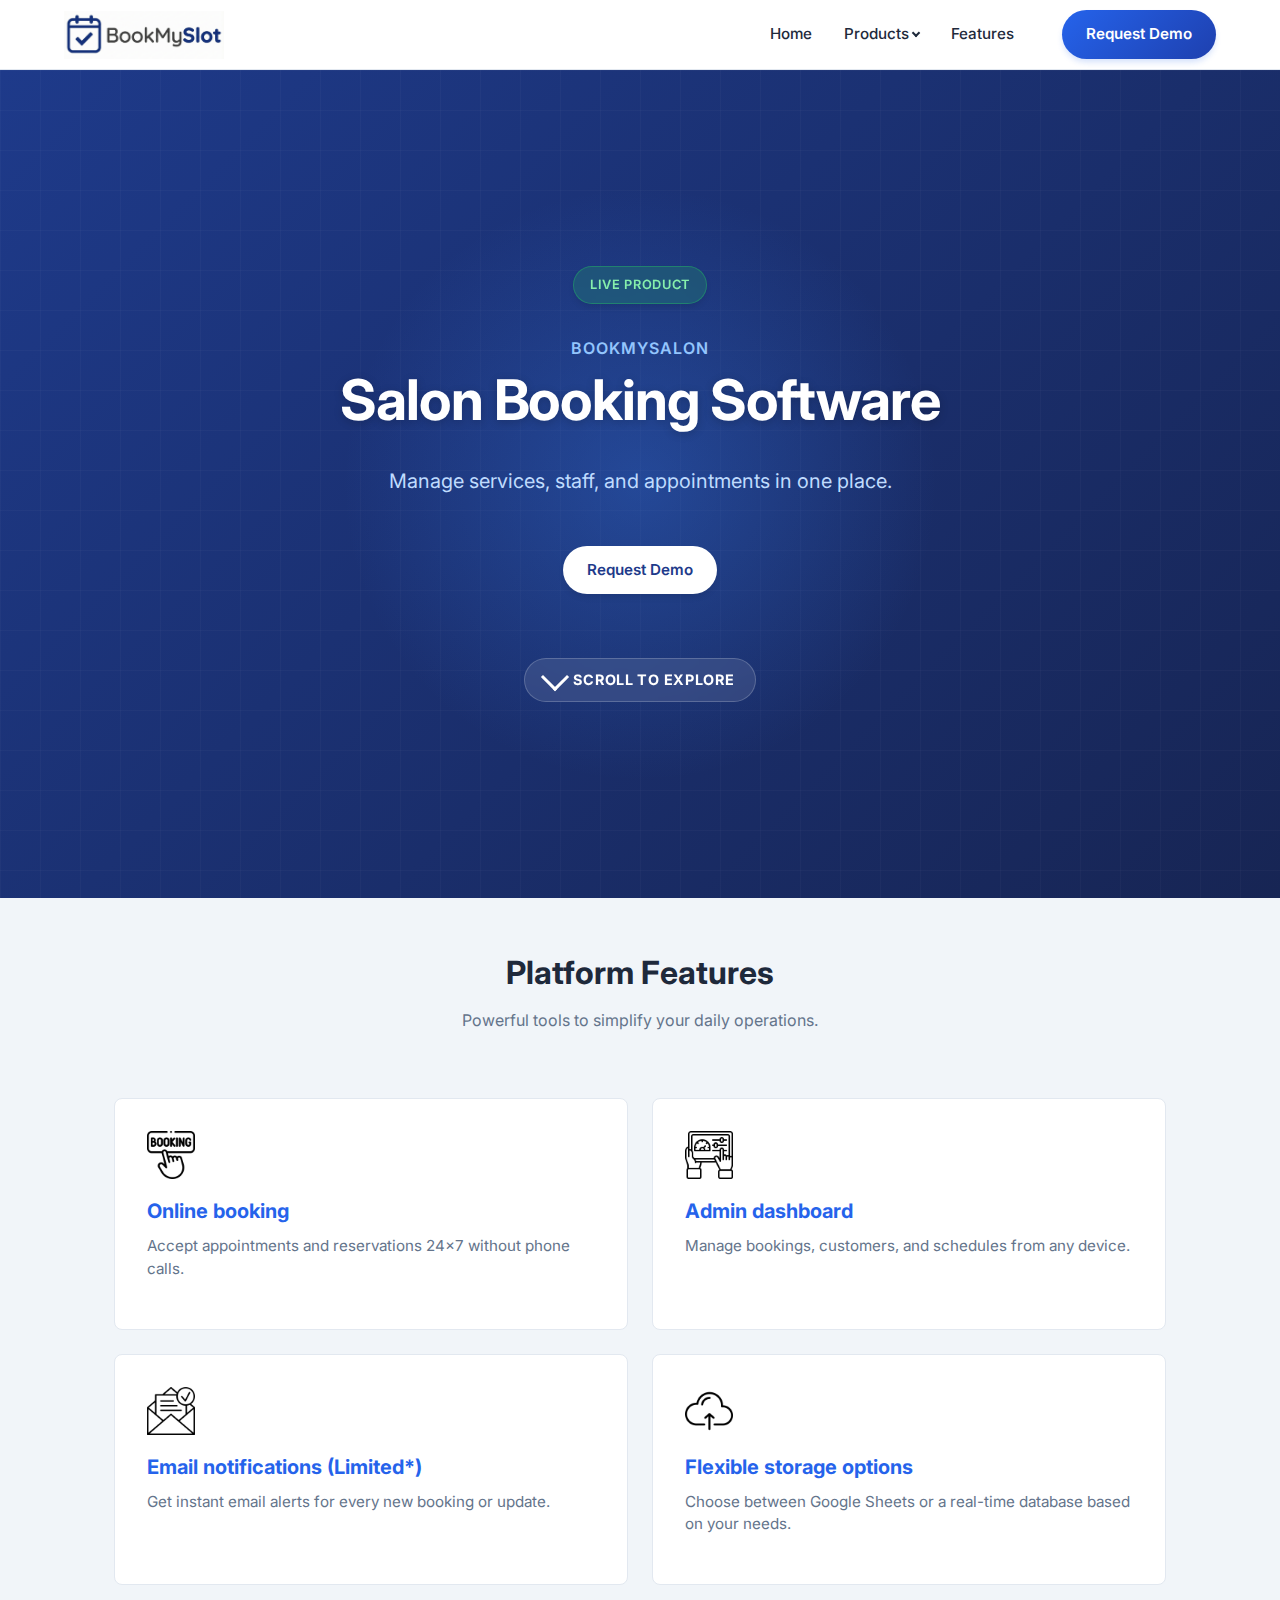
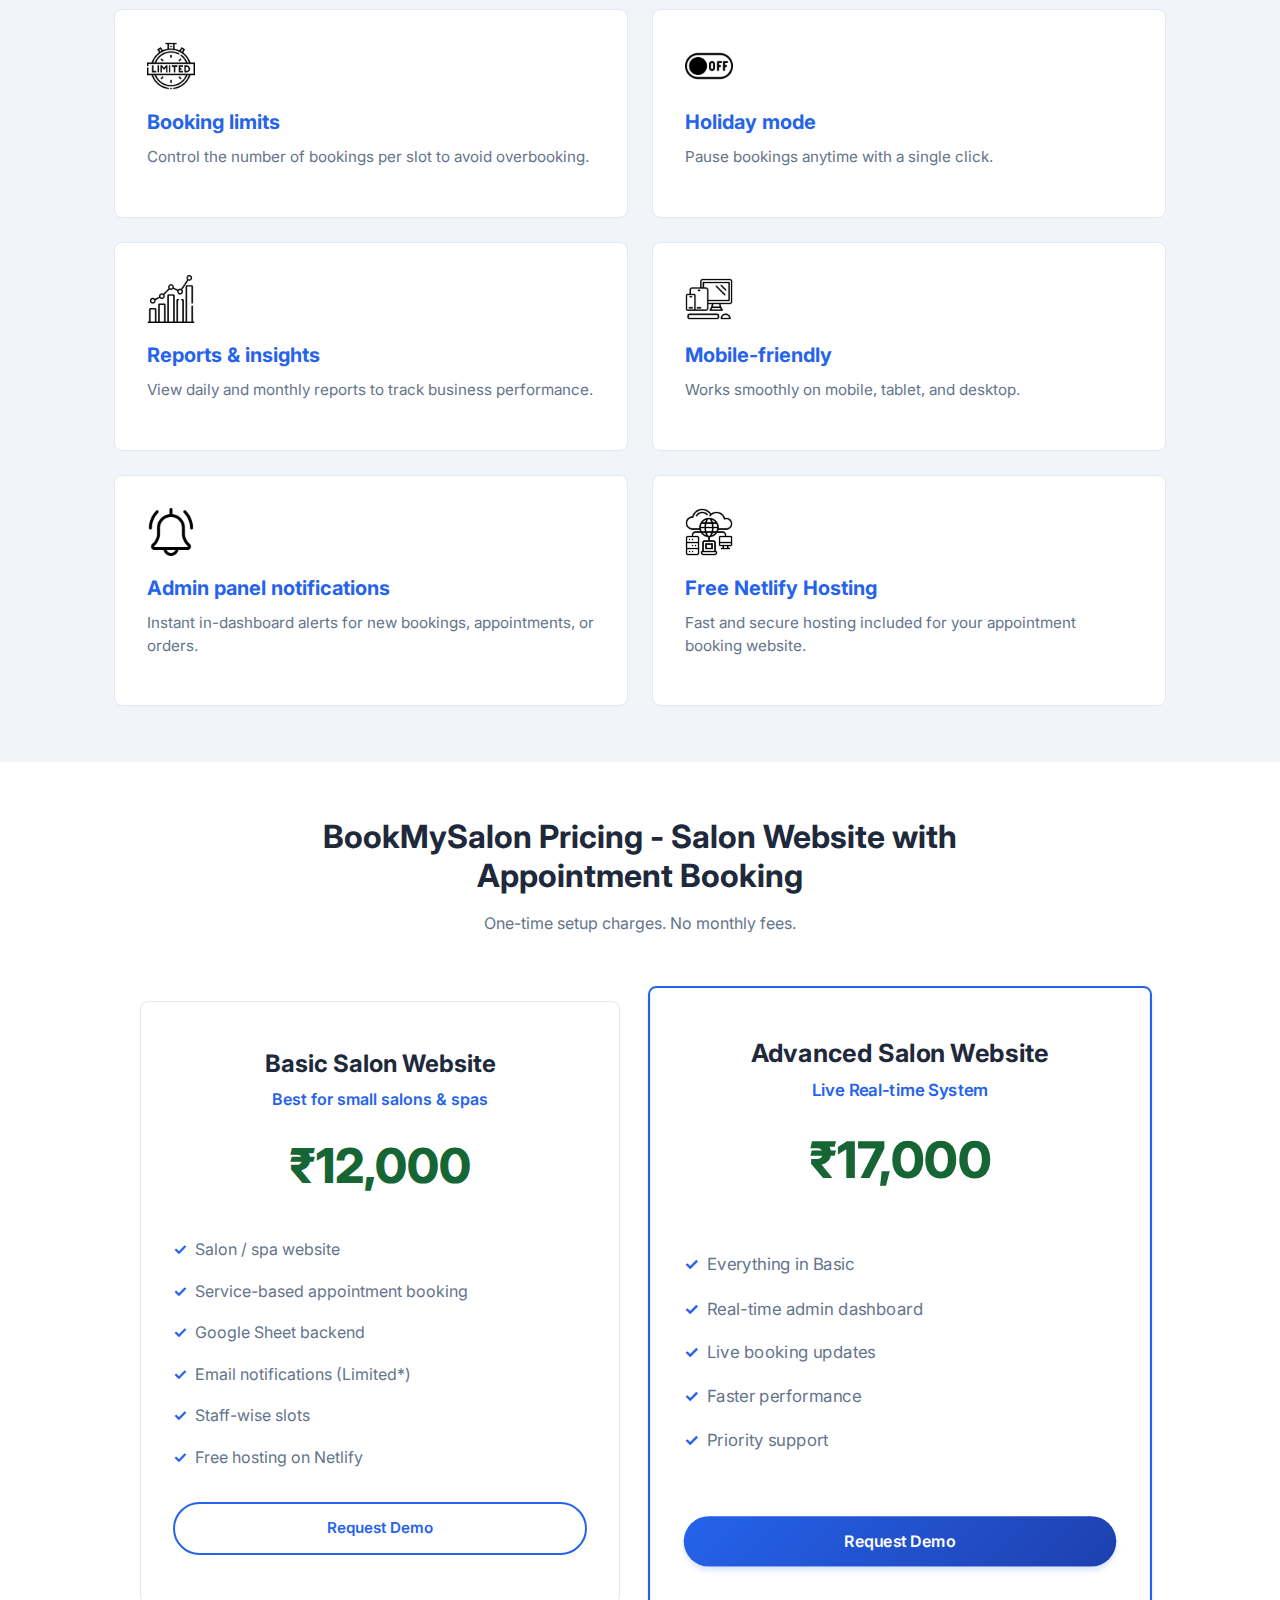
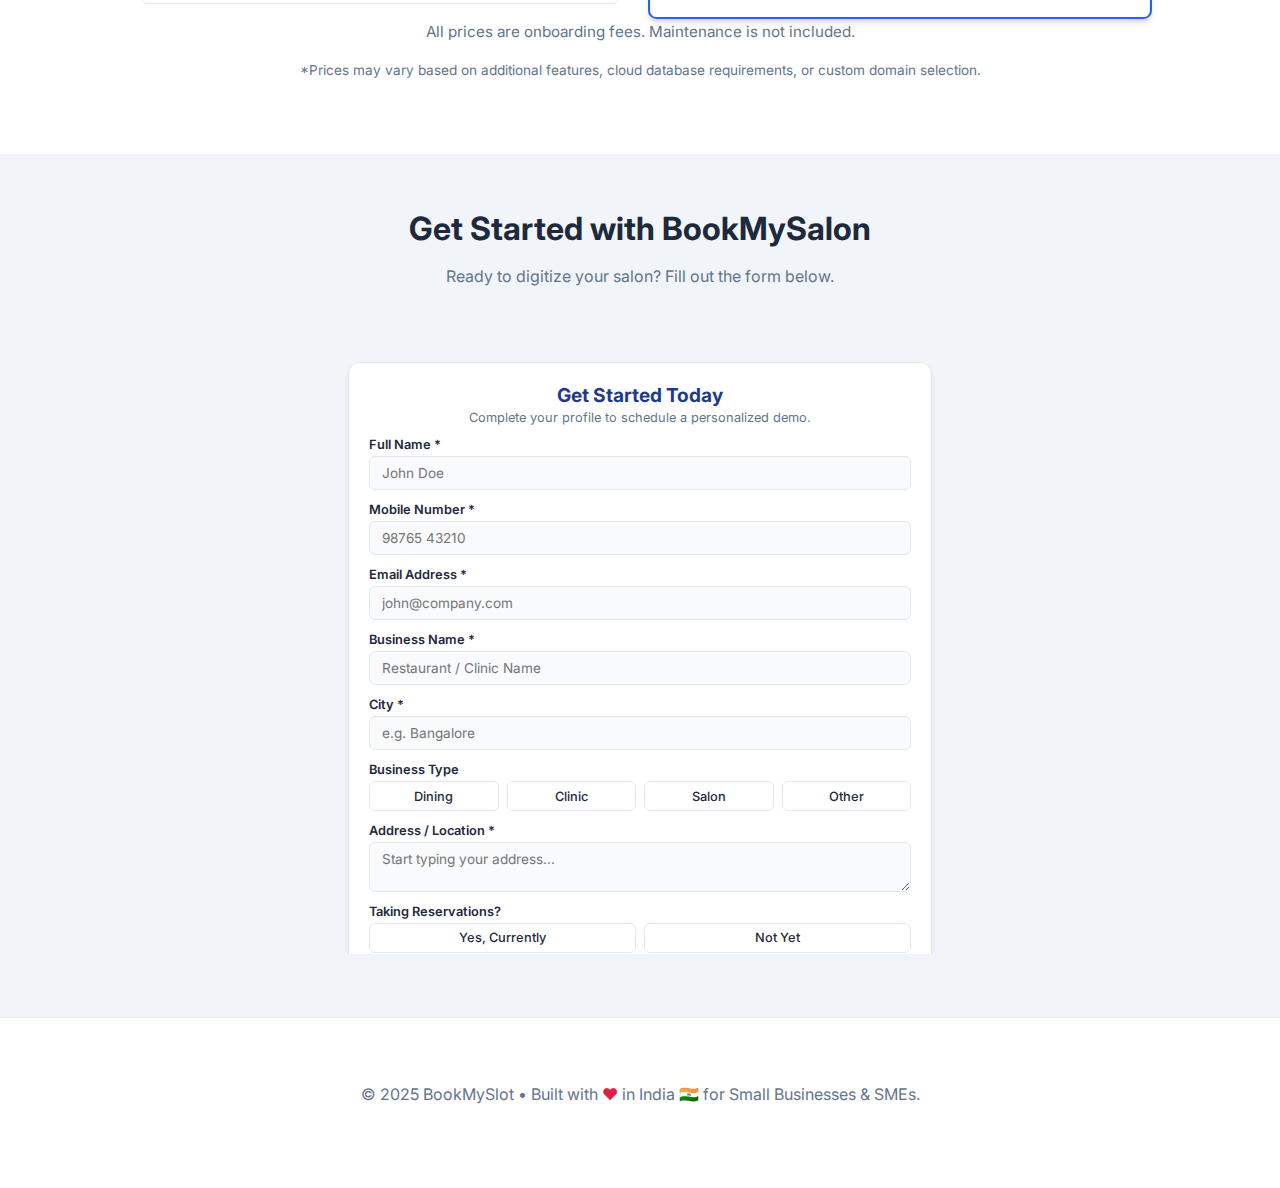
<file: bookmysalon.html>
<!DOCTYPE html>
<html lang="en">

<head>
    <meta charset="UTF-8">
    <meta name="viewport" content="width=device-width, initial-scale=1.0">
    <title>BookMySalon - Appointment booking for salons & spas</title>
        <link rel="manifest" href="manifest.json">
    <meta name="theme-color" content="#2563eb">
    <link rel="apple-touch-icon" href="assets/images/logo_website.png">
    <link rel="stylesheet" href="css/main.css">
    <link href="https://fonts.googleapis.com/css2?family=Inter:wght@400;500;600;700;800&display=swap" rel="stylesheet">
</head>

<body>
    <nav class="navbar">
        <div class="container nav-content">
            <a href="index.html" class="logo-link">
                <img src="assets/images/logo_website.png" alt="BookMySlot Logo">
            </a>

            <button class="nav-toggle" aria-label="Toggle menu">
                <span></span>
                <span></span>
                <span></span>
            </button>

            <div class="nav-menu">
                <ul class="nav-links">
                    <li><a href="index.html">Home</a></li>
                    <li class="has-dropdown">
                        <a href="index.html#products">Products <span class="chevron"></span></a>
                        <ul class="dropdown-menu">
                            <li>
                                <a href="bookmydine.html">
                                    <strong>BookMyDine</strong>
                                    <span>Restaurants & Cafes</span>
                                </a>
                            </li>
                            <li>
                                <a href="bookmyclinic.html">
                                    <strong>BookMyClinic</strong>
                                    <span>Clinics & Doctors</span>
                                </a>
                            </li>
                            <li>
                                <a href="bookmysalon.html">
                                    <strong>BookMySalon</strong>
                                    <span>Salons & Spas</span>
                                </a>
                            </li>
                            <li class="divider"></li>
                            <li class="coming-soon">
                                <strong>BookMyOffice</strong>
                                <span>COMING SOON</span>
                            </li>
                        </ul>
                    </li>
                    <li><a href="#features">Features</a></li>
                </ul>

                <div class="nav-actions">
                    <a href="#contact" class="btn btn-primary">Request Demo</a>
                </div>
            </div>
        </div>
    </nav>
    <header class="hero">
        <div class="container">
            <span class="card-badge live">LIVE PRODUCT</span>
            <div style="margin-bottom: 0.5rem; font-weight: 600; color: #93c5fd; letter-spacing: 1px; text-transform: uppercase;">BookMySalon</div>
            <h1>Salon Booking Software</h1>
            <p class="subtext">Manage services, staff, and appointments in one place.</p>
            <div class="cta-group"><a href="#contact" class="btn btn-primary">Request Demo</a></div>
            <div class="scroll-indicator">
                <span></span>
                <p style="font-size: 0.8rem; margin: 0; opacity: 0.8;">Scroll to Explore</p>
            </div>
        </div>
    </header>

    <!-- Platform Features -->
    <section id="features" class="section-light">
        <div class="container">
            <div class="section-header">
                <h2>Platform Features</h2>
                <p>Powerful tools to simplify your daily operations.</p>
            </div>
            <div class="features-grid">
                <div class="card">
                    <div class="feature-icon"><img src="assets/images/booking.png" alt="Online Booking"></div>
                    <h3>Online booking</h3>
                    <p>Accept appointments and reservations 24&times;7 without phone calls.</p>
                </div>
                <div class="card">
                    <div class="feature-icon"><img src="assets/images/admin-panel.png" alt="Admin Dashboard"></div>
                    <h3>Admin dashboard</h3>
                    <p>Manage bookings, customers, and schedules from any device.</p>
                </div>
                <div class="card">
                    <div class="feature-icon"><img src="assets/images/confirmation.png" alt="Email Notifications"></div>
                    <h3>Email notifications (Limited*)</h3>
                    <p>Get instant email alerts for every new booking or update.</p>
                </div>
                <div class="card">
                    <div class="feature-icon"><img src="assets/images/cloud-computing.png" alt="Storage"></div>
                    <h3>Flexible storage options</h3>
                    <p>Choose between Google Sheets or a real-time database based on your needs.</p>
                </div>
                <div class="card">
                    <div class="feature-icon"><img src="assets/images/limited.png" alt="Booking Limits"></div>
                    <h3>Booking limits</h3>
                    <p>Control the number of bookings per slot to avoid overbooking.</p>
                </div>
                <div class="card">
                    <div class="feature-icon"><img src="assets/images/switch-off.png" alt="Holiday Mode"></div>
                    <h3>Holiday mode</h3>
                    <p>Pause bookings anytime with a single click.</p>
                </div>
                <div class="card">
                    <div class="feature-icon"><img src="assets/images/analysis.png" alt="Reports"></div>
                    <h3>Reports & insights</h3>
                    <p>View daily and monthly reports to track business performance.</p>
                </div>
                <div class="card">
                    <div class="feature-icon"><img src="assets/images/friendly.png" alt="Mobile Friendly"></div>
                    <h3>Mobile-friendly</h3>
                    <p>Works smoothly on mobile, tablet, and desktop.</p>
                </div>
                <div class="card">
                    <div class="feature-icon"><img src="assets/images/bell.png" alt="Admin Notifications"></div>
                    <h3>Admin panel notifications</h3>
                    <p>Instant in-dashboard alerts for new bookings, appointments, or orders.</p>
                </div>
                <div class="card">
                    <div class="feature-icon"><img src="assets/images/hosting.png" alt="Hosting"></div>
                    <h3>Free Netlify Hosting</h3>
                    <p>Fast and secure hosting included for your appointment booking website.</p>
                </div>
            </div>
        </div>
    </section>

    <section id="pricing">
        <div class="container">
            <div class="section-header">
                <h2>BookMySalon Pricing - Salon Website with Appointment Booking</h2>
                <p>One-time setup charges. No monthly fees.</p>
            </div>
            <div class="pricing-grid">
                <div class="pricing-card">
                    <div>
                        <h3>Basic Salon Website</h3>
                        <p>Best for small salons & spas</p>
                        <div class="price-final">₹12,000</div>
                        <ul class="features-list">
                            <li>Salon / spa website</li>
                            <li>Service-based appointment booking</li>
                            <li>Google Sheet backend</li>
                            <li>Email notifications (Limited*)</li>
                            <li>Staff-wise slots</li>
                            <li>Free hosting on Netlify</li>
                        </ul>
                    </div>
                    <a href="#contact" class="btn btn-outline">Request Demo</a>
                </div>
                <div class="pricing-card featured">
                    <div>
                        <h3>Advanced Salon Website</h3>
                        <p>Live Real-time System</p>
                        <div style="margin: 1rem 0;">
                            <div class="price-final">₹17,000</div>
                        </div>
                        <ul class="features-list">
                            <li>Everything in Basic</li>
                            <li>Real-time admin dashboard</li>
                            <li>Live booking updates</li>
                            <li>Faster performance</li>
                            <li>Priority support</li>
                        </ul>
                    </div>
                    <a href="#contact" class="btn btn-primary">Request Demo</a>
                </div>
            </div>
            <div class="text-center mt-4">
                <p style="font-size: 0.95rem; color: var(--text-muted);">
                    All prices are onboarding fees. Maintenance is not included.
                </p>
                <p style="font-size: 0.85rem; color: var(--text-muted); margin-top: 0.5rem;">
                    *Prices may vary based on additional features, cloud database requirements, or custom domain
                    selection.
                </p>
            </div>
        </div>
    </section>

    <section id="contact" class="section-light">
        <div class="container">
            <div class="section-header">
                <h2>Get Started with BookMySalon</h2>
                <p>Ready to digitize your salon? Fill out the form below.</p>
            </div>
            <div style="max-width: 600px; margin: 0 auto;">
                <iframe src="forms/lead-form.html" class="lead-form-iframe" frameborder="0"></iframe>
            </div>
        </div>
    </section>
    <footer>
        <div class="container">
            <p>&copy; 2025 BookMySlot &bull; Built with <span style="color: #e11d48;">&#10084;</span> in India 🇮🇳 for Small Businesses &amp; SMEs.</p>
        </div>
    </footer>
    <script src="js/main.js"></script>
</body>

</html>
</file>
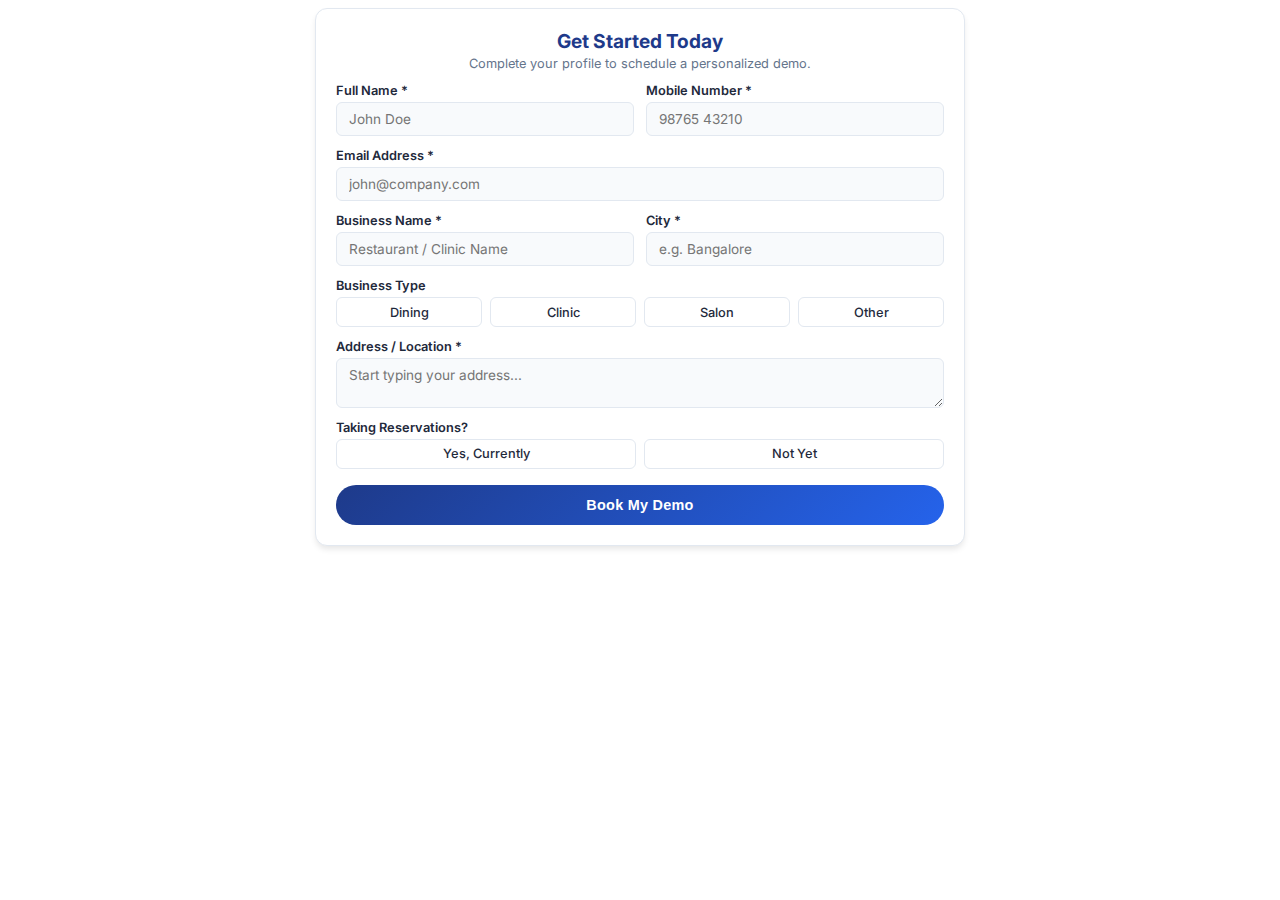
<file: forms/lead-form.html>
<!DOCTYPE html>
<html lang="en">
<head>
    <meta charset="UTF-8">
    <meta name="viewport" content="width=device-width, initial-scale=1.0">
    <link href="https://fonts.googleapis.com/css2?family=Inter:wght@400;500;600;700&display=swap" rel="stylesheet">
    <style>
        :root {
            --primary: #1e3a8a; /* Deep Blue */
            --primary-light: #2563eb;
            --text: #1e293b;
            --text-muted: #64748b;
            --border: #e2e8f0;
            --radius: 12px;
            --bg-input: #f8fafc;
        }

        body {
            font-family: 'Inter', system-ui, sans-serif;
            color: var(--text);
            margin: 0;
            padding: 0.5rem;
            background: transparent;
            display: flex;
            justify-content: center;
            box-sizing: border-box;
            /* overflow: hidden; Removed to allow scrolling if needed */
        }

        form {
            background: white;
            padding: 1.25rem;
            border-radius: 12px;
            box-shadow: 0 4px 6px -1px rgba(0, 0, 0, 0.1);
            width: 100%;
            max-width: 650px;
            margin: 0 auto;
            border: 1px solid var(--border);
            box-sizing: border-box;
        }

        .form-header {
            text-align: center;
            margin-bottom: 0.75rem;
        }

        .form-title {
            font-size: 1.2rem;
            font-weight: 700;
            color: var(--primary);
            margin-bottom: 0.2rem;
        }

        .form-subtitle {
            font-size: 0.8rem;
            color: var(--text-muted);
        }

        /* 2 Column Grid for Fields */
        .form-grid {
            display: grid;
            grid-template-columns: repeat(2, 1fr);
            gap: 0.75rem;
            margin-bottom: 1rem;
        }

        .form-group {
            display: flex;
            flex-direction: column;
            gap: 0.25rem;
        }

        .full-width {
            grid-column: span 2;
        }

        label {
            font-weight: 600;
            font-size: 0.8rem;
            color: var(--text);
        }

        input, select, textarea {
            width: 100%;
            padding: 0.5rem 0.75rem;
            border: 1px solid var(--border);
            border-radius: 6px;
            background: var(--bg-input);
            font-family: inherit;
            font-size: 0.85rem;
            transition: all 0.2s;
            box-sizing: border-box;
        }

        input:focus, select:focus, textarea:focus {
            outline: none;
            border-color: var(--primary-light);
            background: white;
            box-shadow: 0 0 0 3px rgba(37, 99, 235, 0.1);
        }

        /* Radio Buttons Cards */
        .radio-group {
            display: grid;
            grid-template-columns: repeat(3, 1fr);
            gap: 0.5rem;
        }

        .radio-label {
            display: flex;
            align-items: center;
            justify-content: center;
            gap: 0.25rem;
            padding: 0.4rem;
            background: white;
            border: 1px solid var(--border);
            border-radius: 6px;
            cursor: pointer;
            font-size: 0.8rem;
            font-weight: 500;
            transition: all 0.2s;
            text-align: center;
        }

        .radio-label:hover {
            border-color: var(--primary-light);
            background: #eff6ff;
        }

        .radio-label input {
            display: none; /* Hide default radio */
        }

        .radio-label:has(input:checked) {
            background: #eff6ff;
            border-color: var(--primary-light);
            color: var(--primary);
            font-weight: 600;
            box-shadow: 0 1px 2px rgba(37, 99, 235, 0.1);
        }

        .btn-submit {
            width: 100%;
            padding: 0.75rem;
            background: linear-gradient(135deg, var(--primary), var(--primary-light));
            color: white;
            border: none;
            border-radius: 50px;
            font-weight: 600;
            font-size: 0.9rem;
            cursor: pointer;
            transition: transform 0.2s, box-shadow 0.2s;
            letter-spacing: 0.02em;
        }

        .btn-submit:hover {
            transform: translateY(-2px);
            box-shadow: 0 8px 12px -3px rgba(37, 99, 235, 0.3);
        }

        .success-msg {
            display: none;
            text-align: center;
            padding: 3rem 2rem;
            background: white;
            border-radius: 16px;
            max-width: 500px;
            margin: 2rem auto;
            box-shadow: 0 10px 25px -5px rgba(0, 0, 0, 0.1);
        }

        .success-icon {
            width: 64px;
            height: 64px;
            background: #dcfce7;
            color: #166534;
            border-radius: 50%;
            display: flex;
            align-items: center;
            justify-content: center;
            margin: 0 auto 1.5rem;
            font-size: 2rem;
        }

        @media (max-width: 600px) {
            .form-grid {
                grid-template-columns: 1fr;
            }
            .full-width {
                grid-column: span 1;
            }
            .radio-group {
                grid-template-columns: 1fr;
            }
        }
    </style>
</head>
<body>
    <iframe name="hidden_iframe" id="hidden_iframe" style="display:none;" onload="if(submitted) {showSuccess();}"></iframe>

    <form id="leadForm" action="https://docs.google.com/forms/d/e/1FAIpQLSdwpeLYwKm6vE4OhT7nAjIFv7NBn-DmN9M4J8vfCmvwWzEHvw/formResponse" method="POST" target="hidden_iframe" onsubmit="handleSubmit(event);">
        
        <div class="form-header">
            <div class="form-title">Get Started Today</div>
            <div class="form-subtitle">Complete your profile to schedule a personalized demo.</div>
        </div>

        <div class="form-grid">
            <!-- Contact Info -->
            <div class="form-group">
                <label>Full Name *</label>
                <input type="text" name="entry.2092238618" required placeholder="John Doe">
            </div>

            <div class="form-group">
                <label>Mobile Number *</label>
                <input type="tel" name="entry.1428564814" required placeholder="98765 43210" pattern="[0-9]{10}">
            </div>

            <div class="form-group full-width">
                <label>Email Address *</label>
                <input type="email" name="entry.1556369182" required placeholder="john@company.com">
            </div>

            <!-- Business Info -->
            <div class="form-group">
                <label>Business Name *</label>
                <input type="text" name="entry.479301265" required placeholder="Restaurant / Clinic Name">
            </div>

            <div class="form-group">
                <label>City *</label>
                <input type="text" name="entry.707179769" required placeholder="e.g. Bangalore">
            </div>

            <div class="form-group full-width">
                <label>Business Type</label>
                <div class="radio-group" style="grid-template-columns: repeat(4, 1fr);">
                    <label class="radio-label">
                        <input type="radio" name="entry.626675342" value="cafe or restaurant" required>
                        Dining
                    </label>
                    <label class="radio-label">
                        <input type="radio" name="entry.626675342" value="clinic">
                        Clinic
                    </label>
                    <label class="radio-label">
                        <input type="radio" name="entry.626675342" value="salon">
                        Salon
                    </label>
                    <label class="radio-label">
                        <input type="radio" name="entry.626675342" value="__other_option__">
                        Other
                    </label>
                </div>
            </div>

            <div class="form-group full-width">
                <label>Address / Location *</label>
                <textarea name="entry.906942623" rows="2" required placeholder="Start typing your address..."></textarea>
            </div>

            <div class="form-group full-width">
                <label>Taking Reservations?</label>
                <div class="radio-group" style="grid-template-columns: 1fr 1fr;">
                    <label class="radio-label">
                        <input type="radio" name="entry.1200467915" value="yes" required>
                        Yes, Currently
                    </label>
                    <label class="radio-label">
                        <input type="radio" name="entry.1200467915" value="no">
                        Not Yet
                    </label>
                </div>
            </div>
        </div>

        <button type="submit" class="btn-submit">Book My Demo</button>
    </form>

    <div id="successMessage" class="success-msg">
        <div class="success-icon">✓</div>
        <div class="form-title" style="color: #166534;">You're All Set!</div>
        <p style="color: var(--text-muted); margin-bottom: 1.5rem;">We've received your request. Our team will verify your details and contact you shortly.</p>
        <button onclick="location.reload()" class="btn-submit" style="background: #f1f5f9; color: var(--text); padding: 0.75rem;">Submit Another</button>
    </div>

    <script>
        var submitted = false;

        function handleSubmit(event) {
            // Don't prevent default, we want the form to submit to the iframe
            // But we do want to disable the button immediately
            var btn = document.querySelector('.btn-submit');
            if (btn) {
                btn.disabled = true;
                btn.innerHTML = 'Booking...';
                btn.style.opacity = '0.7';
                btn.style.cursor = 'not-allowed';
            }
            submitted = true;
        }

        function showSuccess() {
            // Only show success if we actually submitted
            if (submitted) {
                document.getElementById('leadForm').style.display = 'none';
                document.getElementById('successMessage').style.display = 'block';
                try {
                    window.parent.postMessage('formSubmitted', '*');
                } catch(e) {}
            }
        }
    </script>
</body>
</html>
</file>
<file: css/main.css>
:root {
  --primary: #2563eb;
  --primary-dark: #1e40af;
  --primary-deep: #0f172a; /* Slate 900 */
  --accent: #3b82f6;
  --text-main: #1e293b;
  --text-light: #f8fafc;
  --text-muted: #64748b;
  --bg-white: #ffffff;
  --bg-light: #f1f5f9;
  --border: #e2e8f0;
  --radius: 8px;
  --shadow-sm: 0 1px 3px 0 rgb(0 0 0 / 0.1), 0 1px 2px -1px rgb(0 0 0 / 0.1);
  --shadow: 0 4px 6px -1px rgb(0 0 0 / 0.1), 0 2px 4px -2px rgb(0 0 0 / 0.1);
  --shadow-lg: 0 20px 25px -5px rgb(0 0 0 / 0.1), 0 8px 10px -6px rgb(0 0 0 / 0.1);
  --font-sans: "Inter", system-ui, -apple-system, sans-serif;
  --transition: all 0.3s cubic-bezier(0.4, 0, 0.2, 1);
}

* {
  margin: 0;
  padding: 0;
  box-sizing: border-box;
}

body {
  font-family: var(--font-sans);
  line-height: 1.6;
  color: var(--text-main);
  background-color: var(--bg-white);
  -webkit-font-smoothing: antialiased;
  min-height: 100vh;
  display: flex;
  flex-direction: column;
}

main {
  flex: 1;
}

.container {
  max-width: 1100px;
  margin: 0 auto;
  padding: 0 1.5rem;
}

/* Typography */
h1,
h2,
h3,
h4 {
  font-weight: 700;
  line-height: 1.2;
  margin-bottom: 1rem;
}

h1 {
  font-size: 2.5rem;
}

h2 {
  font-size: 2rem;
}

h3 {
  font-size: 1.5rem;
}

p {
  margin-bottom: 1rem;
  color: var(--text-muted);
}

.subtext {
  font-size: 1.125rem;
  max-width: 700px;
  margin-bottom: 2rem;
}

/* Sections */
section {
  padding: 3.5rem 0;
}

.section-light {
  background-color: var(--bg-light);
}

.section-header {
  text-align: center;
  margin-bottom: 4rem;
  max-width: 800px;
  margin-left: auto;
  margin-right: auto;
}

/* Navbar */
.navbar {
  height: 70px;
  display: flex;
  align-items: center;
  border-bottom: 1px solid rgba(229, 231, 235, 0.5);
  position: sticky;
  top: 0;
  background: rgba(255, 255, 255, 0.9);
  backdrop-filter: blur(12px);
  -webkit-backdrop-filter: blur(12px);
  z-index: 1000;
  transition: var(--transition);
}

.nav-content {
  display: flex;
  justify-content: space-between;
  align-items: center;
  width: 100%;
}

/* Navigation Redesign */
.navbar {
  position: sticky;
  top: 0;
  z-index: 1000;
  background: var(--bg-white);
  border-bottom: 1px solid var(--border);
  padding: 0.75rem 0;
  transition: all 0.3s ease;
}

.navbar .container {
  max-width: 100%;
  padding: 0 5%;
}

.navbar--scrolled {
  box-shadow: var(--shadow);
  border-bottom: none;
  padding: 0.5rem 0;
}

.nav-content {
  display: flex;
  justify-content: space-between;
  align-items: center;
  width: 100%;
}

.logo-link img {
  height: 48px;
  width: auto;
  display: block;
}

.nav-menu {
  display: flex;
  align-items: center;
  gap: 3rem;
}

.nav-links {
  display: flex;
  gap: 2rem;
  list-style: none;
  align-items: center;
}

.nav-links > li {
  position: relative;
}

.nav-links a {
  text-decoration: none;
  color: var(--text-main);
  font-weight: 500;
  font-size: 0.95rem;
  display: flex;
  align-items: center;
  gap: 0.25rem;
  padding: 0.5rem 0;
  transition: color 0.2s;
}

.nav-links a:hover,
.nav-links li.has-dropdown:hover > a {
  color: var(--primary);
}

.chevron {
  width: 6px;
  height: 6px;
  border-right: 2px solid currentColor;
  border-bottom: 2px solid currentColor;
  transform: rotate(45deg);
  margin-top: -3px;
  transition: transform 0.2s;
}

.has-dropdown:hover .chevron {
  transform: rotate(-135deg);
  margin-top: 3px;
}

/* Dropdown Styles */
.dropdown-menu {
  position: absolute;
  top: 100%;
  left: 50%;
  transform: translateX(-50%) translateY(10px);
  background: white;
  min-width: 280px;
  padding: 0.75rem;
  border-radius: 12px;
  border: 1px solid var(--border);
  box-shadow: 0 10px 15px -3px rgba(0, 0, 0, 0.1);
  opacity: 0;
  visibility: hidden;
  transition: all 0.2s ease;
  list-style: none;
  display: flex;
  flex-direction: column;
  gap: 0.25rem;
}

.has-dropdown:hover .dropdown-menu {
  opacity: 1;
  visibility: visible;
  transform: translateX(-50%) translateY(0);
}

.dropdown-menu a {
  display: flex;
  flex-direction: column;
  padding: 0.75rem 1rem;
  border-radius: 8px;
  gap: 2px;
}

.dropdown-menu a:hover {
  background: var(--bg-light);
}

.dropdown-menu a strong {
  font-size: 0.95rem;
  color: var(--text-main);
}

.dropdown-menu a span {
  font-size: 0.8rem;
  color: var(--text-muted);
  font-weight: 400;
}

.divider {
  height: 1px;
  background: var(--border);
  margin: 0.4rem 0.5rem;
}

.coming-soon {
  padding: 0.75rem 1rem;
  display: flex;
  flex-direction: column;
  gap: 2px;
  opacity: 0.6;
}

.coming-soon strong {
  font-size: 0.95rem;
}

.coming-soon span {
  font-size: 0.7rem;
  background: #fef3c7;
  color: #92400e;
  padding: 2px 6px;
  border-radius: 4px;
  width: fit-content;
  font-weight: 700;
}

/* CTA Buttons */
.nav-actions {
  display: flex;
  align-items: center;
  gap: 1.25rem;
}

.btn-text {
  background: none;
  color: var(--text-main);
  padding: 0.5rem 0;
  font-size: 0.95rem;
  font-weight: 600;
}

.btn-text:hover {
  color: var(--primary);
}

.nav-toggle {
  display: none;
  padding: 0.5rem;
  background: none;
  border: none;
  cursor: pointer;
  flex-direction: column;
  gap: 6px;
}

.nav-toggle span {
  display: block;
  width: 24px;
  height: 2px;
  background: var(--text-main);
  transition: 0.3s;
}

.nav-toggle.active span:nth-child(1) {
  transform: translateY(8px) rotate(45deg);
}

.nav-toggle.active span:nth-child(2) {
  opacity: 0;
}

.nav-toggle.active span:nth-child(3) {
  transform: translateY(-8px) rotate(-45deg);
}

/* Mobile Menu Specifics */
@media (max-width: 992px) {
  .nav-toggle {
    display: flex;
  }

  .nav-menu {
    position: fixed; /* Fixed to cover screen properly */
    top: 70px; /* Below navbar */
    left: 0;
    right: 0;
    bottom: 0;
    width: 100%;
    background: white;
    flex-direction: column;
    align-items: flex-start;
    padding: 2rem;
    gap: 1.5rem;
    border-top: 1px solid var(--border);
    opacity: 0;
    visibility: hidden;
    transform: translateX(100%); /* Slide in from right */
    transition: var(--transition);
    overflow-y: auto;
  }

  .nav-menu.active {
    opacity: 1;
    visibility: visible;
    transform: translateX(0);
  }

  .nav-links {
    flex-direction: column;
    width: 100%;
    gap: 0;
  }

  .nav-links > li {
    width: 100%;
  }

  .nav-links a {
    padding: 1rem 0;
    width: 100%;
    justify-content: space-between;
    border-bottom: 1px solid #f3f4f6;
  }

  .dropdown-menu {
    position: static;
    transform: none;
    opacity: 1;
    visibility: visible;
    box-shadow: none;
    border: none;
    padding: 0 0 1rem 1rem;
    display: none;
    /* Toggle via JS */
  }

  .nav-links li.active-dropdown .dropdown-menu {
    display: flex;
  }

  .nav-actions {
    width: 100%;
    flex-direction: column;
    gap: 0.75rem;
  }

  .nav-actions .btn {
    width: 100%;
    text-align: center;
    padding: 0.8rem;
  }
}

/* Hero Section - B2B Deep Blue */
.hero {
  min-height: 92vh;
  display: flex;
  flex-direction: column;
  justify-content: center;
  align-items: center;
  padding: 4rem 1.5rem;
  text-align: center;
  position: relative;
  background: linear-gradient(135deg, #1e3a8a 0%, #172554 100%);
  color: white;
  overflow: hidden;
}

/* Tech Grid Pattern */
.hero::before {
  content: "";
  position: absolute;
  top: 0;
  left: 0;
  right: 0;
  bottom: 0;
  background-image:
    linear-gradient(rgba(255, 255, 255, 0.05) 1px, transparent 1px),
    linear-gradient(90deg, rgba(255, 255, 255, 0.05) 1px, transparent 1px);
  background-size: 40px 40px;
  opacity: 0.5;
  z-index: 0;
}

/* Subtle Glow */
.hero::after {
  content: "";
  position: absolute;
  width: 600px;
  height: 600px;
  background: radial-gradient(circle, rgba(59, 130, 246, 0.3) 0%, transparent 70%);
  top: 50%;
  left: 50%;
  transform: translate(-50%, -50%);
  z-index: 0;
}

.hero > * {
  position: relative;
  z-index: 1;
}

.hero h1 {
  font-size: 3.5rem;
  letter-spacing: -0.02em;
  margin-bottom: 2rem;
  text-shadow: 0 2px 10px rgba(0,0,0,0.2);
  line-height: 1.1;
}

.hero .subtext {
  color: #bfdbfe; /* Light blue text */
  font-size: 1.25rem;
  max-width: 750px;
  margin: 0 auto 3rem;
  line-height: 1.7;
}

.hero .btn-primary {
  background: white;
  color: #1e3a8a;
  box-shadow: 0 4px 6px -1px rgba(0, 0, 0, 0.1);
}

.hero .btn-primary:hover {
  background: #eff6ff;
  transform: translateY(-2px);
  box-shadow: 0 10px 15px -3px rgba(0, 0, 0, 0.2);
}

.hero .btn-outline {
  border-color: rgba(255,255,255,0.4);
  color: white;
}

.hero .btn-outline:hover {
  background: rgba(255,255,255,0.1);
  border-color: white;
}

/* Hero Badge Styling */
.hero .card-badge {
    position: relative;
    top: auto;
    right: auto;
    background: rgba(255, 255, 255, 0.15);
    color: #fff;
    border: 1px solid rgba(255, 255, 255, 0.3);
    backdrop-filter: blur(4px);
    padding: 0.5rem 1rem;
    margin-bottom: 2rem !important; /* Force spacing */
    display: inline-block;
    letter-spacing: 0.05em;
    font-size: 0.8rem;
    text-transform: uppercase;
    box-shadow: 0 4px 6px -1px rgba(0, 0, 0, 0.1);
}

.hero .card-badge.live {
    background: rgba(34, 197, 94, 0.2); /* Green tint */
    color: #86efac;
    border-color: rgba(34, 197, 94, 0.4);
}

.hero .scroll-indicator span {
    border-color: rgba(255,255,255,0.7);
}

@keyframes fadeInUp {
  from { opacity: 0; transform: translateY(20px); }
  to { opacity: 1; transform: translateY(0); }
}

@keyframes float {
    0%, 100% { transform: translateX(-50%) translateY(0); }
    50% { transform: translateX(-50%) translateY(10px); }
}

.hero h1 {
  animation: fadeInUp 0.8s ease-out;
}

.hero .subtext {
  animation: fadeInUp 0.8s ease-out 0.2s backwards;
}

.hero .cta-group {
    animation: fadeInUp 0.8s ease-out 0.4s backwards;
}

.hero .scroll-indicator {
    position: relative; /* relative positioning */
    margin-top: 4rem; /* Space from buttons */
    bottom: auto;
    left: auto; 
    right: auto;
    transform: none;
    display: inline-flex; /* content width only */
    margin: 4rem auto 0; /* Center horizontally */
    flex-direction: row; /* Horizontal layout */
    align-items: center;
    gap: 0.5rem;
    padding: 0.6rem 1.25rem;
    background: rgba(255, 255, 255, 0.1);
    backdrop-filter: blur(8px);
    border: 1px solid rgba(255, 255, 255, 0.2);
    border-radius: 50px;
    cursor: pointer;
    transition: all 0.3s ease;
    animation: simpleFloat 3s ease-in-out infinite;
}

.hero .scroll-indicator:hover {
    background: rgba(255, 255, 255, 0.2);
    border-color: rgba(255, 255, 255, 0.4);
}

.hero .scroll-indicator p {
    font-size: 0.9rem !important; /* Force override inline styles */
    font-weight: 700;
    text-transform: uppercase;
    letter-spacing: 0.05em;
    color: white !important;
    opacity: 1 !important;
    margin: 0 !important;
}

.hero .scroll-indicator span {
    width: 20px;
    height: 20px;
    border-right: 3px solid white;
    border-bottom: 3px solid white;
    transform: rotate(45deg);
    margin-top: -6px;
    margin-right: 0;
}

@keyframes simpleFloat {
    0%, 100% { transform: translateY(0); }
    50% { transform: translateY(10px); }
}

/* Hide on mobile to avoid overlap */
@media (max-width: 768px) {
    .hero .scroll-indicator {
        display: none;
    }
}

/* Buttons */
.btn {
  display: inline-flex;
  align-items: center;
  justify-content: center;
  padding: 0.75rem 1.5rem;
  border-radius: 50px; /* Pill shape */
  font-weight: 600;
  text-decoration: none;
  transition: var(--transition);
  cursor: pointer;
  border: none;
  font-size: 0.95rem;
}

.btn-primary {
  background: linear-gradient(135deg, var(--primary), var(--primary-dark));
  color: white;
  box-shadow: 0 4px 6px -1px rgba(37, 99, 235, 0.2);
}

.btn-primary:hover {
  transform: translateY(-2px);
  box-shadow: 0 8px 12px -1px rgba(37, 99, 235, 0.3);
}

.btn-outline {
  background-color: transparent;
  border: 2px solid var(--primary);
  color: var(--primary);
}

.btn-outline:hover {
  background-color: var(--primary-light);
  transform: translateY(-2px);
}

.cta-group {
  display: flex;
  gap: 1rem;
  justify-content: center;
}

/* Product Cards */
.product-grid {
  display: grid;
  grid-template-columns: repeat(2, 1fr);
  gap: 2rem;
  max-width: 900px;
  margin: 0 auto;
}

.product-card {
  background: white;
  padding: 2.5rem 2rem;
  border-radius: 16px;
  border: 1px solid var(--border);
  transition: var(--transition);
  text-decoration: none;
  color: inherit;
  position: relative;
  overflow: hidden;
  height: 100%;
}

.product-card:hover {
  transform: translateY(-8px);
  box-shadow: 0 20px 25px -5px rgb(0 0 0 / 0.1), 0 8px 10px -6px rgb(0 0 0 / 0.1);
  border-color: var(--primary);
}

.product-card:hover .product-icon {
    background: var(--primary);
    color: white;
}

.product-card:hover .btn-text {
    color: var(--primary);
    text-decoration: underline;
    text-underline-offset: 4px;
}

.product-icon {
  width: 64px;
  height: 64px;
  background: var(--bg-light);
  border-radius: 12px;
  display: flex;
  align-items: center;
  justify-content: center;
  margin-bottom: 1.5rem;
  color: var(--primary);
}

.product-icon img,
.product-icon svg {
  width: 32px;
  height: 32px;
}

.card-badge {
  position: absolute;
  top: 1rem;
  right: 1rem;
  background: #f3f4f6;
  padding: 0.25rem 0.75rem;
  border-radius: 20px;
  font-size: 0.75rem;
  font-weight: 600;
  color: var(--text-muted);
}

.card-badge.live {
  background: #dcfce7;
  color: #166534;
}

/* Platform Features Grid */
.features-grid {
  display: grid;
  grid-template-columns: repeat(2, 1fr);
  gap: 1.5rem;
  margin-top: 3rem;
}

.feature-icon {
  width: 48px;
  height: 48px;
  margin-bottom: 1.25rem;
}

.feature-icon img {
  width: 100%;
  height: 100%;
  object-fit: contain;
}

.card {
  background: white;
  padding: 2rem;
  border-radius: var(--radius);
  border: 1px solid var(--border);
  transition:
    transform 0.2s,
    box-shadow 0.2s;
  height: 100%;
}

.card:hover {
  transform: translateY(-4px);
  box-shadow: var(--shadow);
}

.card h3 {
  font-size: 1.25rem;
  margin-bottom: 0.75rem;
  color: var(--primary);
}

.card p {
  color: var(--text-muted);
  font-size: 0.95rem;
  line-height: 1.5;
}

/* Steps / How It Works */
.steps-grid {
  display: grid;
  grid-template-columns: repeat(auto-fit, minmax(200px, 1fr));
  gap: 2rem;
  margin-top: 3rem;
}

.step-item {
  text-align: center;
  position: relative;
}

.step-number {
  width: 40px;
  height: 40px;
  background: var(--primary);
  color: white;
  border-radius: 50%;
  display: flex;
  align-items: center;
  justify-content: center;
  font-weight: 700;
  margin: 0 auto 1.5rem;
}

/* System Comparison */
.system-options {
  margin-bottom: 4rem;
  display: grid;
  grid-template-columns: 1fr 1fr;
  gap: 2rem;
}

.system-card {
  background: var(--bg-light);
  padding: 2rem;
  border-radius: var(--radius);
  border: 1px solid var(--border);
}

.system-card h3 {
  color: var(--primary);
  margin-bottom: 0.5rem;
}

/* Pricing Grid Enhancement */
.pricing-grid {
  display: grid;
  grid-template-columns: repeat(auto-fit, minmax(280px, 1fr));
  gap: 2rem;
  margin: 0 auto;
}

.pricing-card {
  padding: 3rem 2rem;
  border-radius: var(--radius);
  border: 1px solid var(--border);
  text-align: center;
  background: white;
}

.pricing-card.featured {
  border: 2px solid var(--primary);
  transform: scale(1.05);
  box-shadow: var(--shadow);
  z-index: 1;
}

.features-list {
  list-style: none;
  padding: 1.5rem 0;
  text-align: left;
}

.features-list li {
  padding: 0.5rem 0;
  color: var(--text-muted);
  display: flex;
  align-items: center;
  gap: 0.5rem;
}

.features-list li::before {
  content: "✓";
  color: var(--primary);
  font-weight: bold;
}

.pricing-card.featured {
  border: 2px solid var(--primary);
  position: relative;
}

.discount-badge {
  background: #fef3c7;
  color: #92400e;
  padding: 0.5rem 1rem;
  border-radius: 8px;
  font-weight: 700;
  display: inline-block;
  margin-top: 1rem;
  font-size: 0.9rem;
}

.bundle-price {
  text-decoration: line-through;
  color: var(--text-muted);
  font-size: 1.25rem;
}

.price-final {
  color: #166534;
  font-size: 3rem;
  font-weight: 800;
}

/* Pricing cards refinement */
.pricing-grid {
  display: grid;
  grid-template-columns: repeat(auto-fit, minmax(320px, 1fr));
  gap: 2.5rem;
  max-width: 1000px;
  margin: 0 auto;
}

.pricing-card {
  display: flex;
  flex-direction: column;
  justify-content: space-between;
}

.pricing-card p {
  font-weight: 600;
  color: var(--primary);
  margin-top: -0.5rem;
}

.pricing-card:hover {
  transform: translateY(-6px);
  border-color: var(--primary);
  box-shadow: var(--shadow-lg);
}

/* Footer */
footer {
  padding: 4rem 0;
  border-top: 1px solid var(--border);
  text-align: center;
}

/* Mobile responsive */
@media (max-width: 768px) {
  .hero h1 {
    font-size: 2.25rem; /* Smaller font for mobile */
  }

  .hero .subtext {
    font-size: 1.1rem;
  }

  h1 {
    font-size: 2rem;
  }

  h2 {
    font-size: 1.75rem;
  }

  .nav-links {
    display: none;
  }

  .cta-group {
    flex-direction: column;
  }

  .hero {
    min-height: auto;
    padding: 4rem 0 2rem;
  }

  section {
    padding: 2.5rem 0;
  }

  .product-grid {
    grid-template-columns: 1fr;
  }

  .features-grid {
    grid-template-columns: repeat(2, 1fr);
  }
}

@media (max-width: 580px) {
  .features-grid {
    grid-template-columns: 1fr;
  }
}

/* Utility */
.hidden {
  display: none;
}

.text-center {
  text-align: center;
}

.mt-4 {
  margin-top: 1rem;
}

/* Iframe Responsive Height */
.lead-form-iframe {
    width: 100%;
    height: 600px;
    border: none;
    border-radius: var(--radius);
}

@media (max-width: 650px) {
    .lead-form-iframe {
        height: 1100px; /* Taller on mobile for stacked fields */
    }
}
</file>
